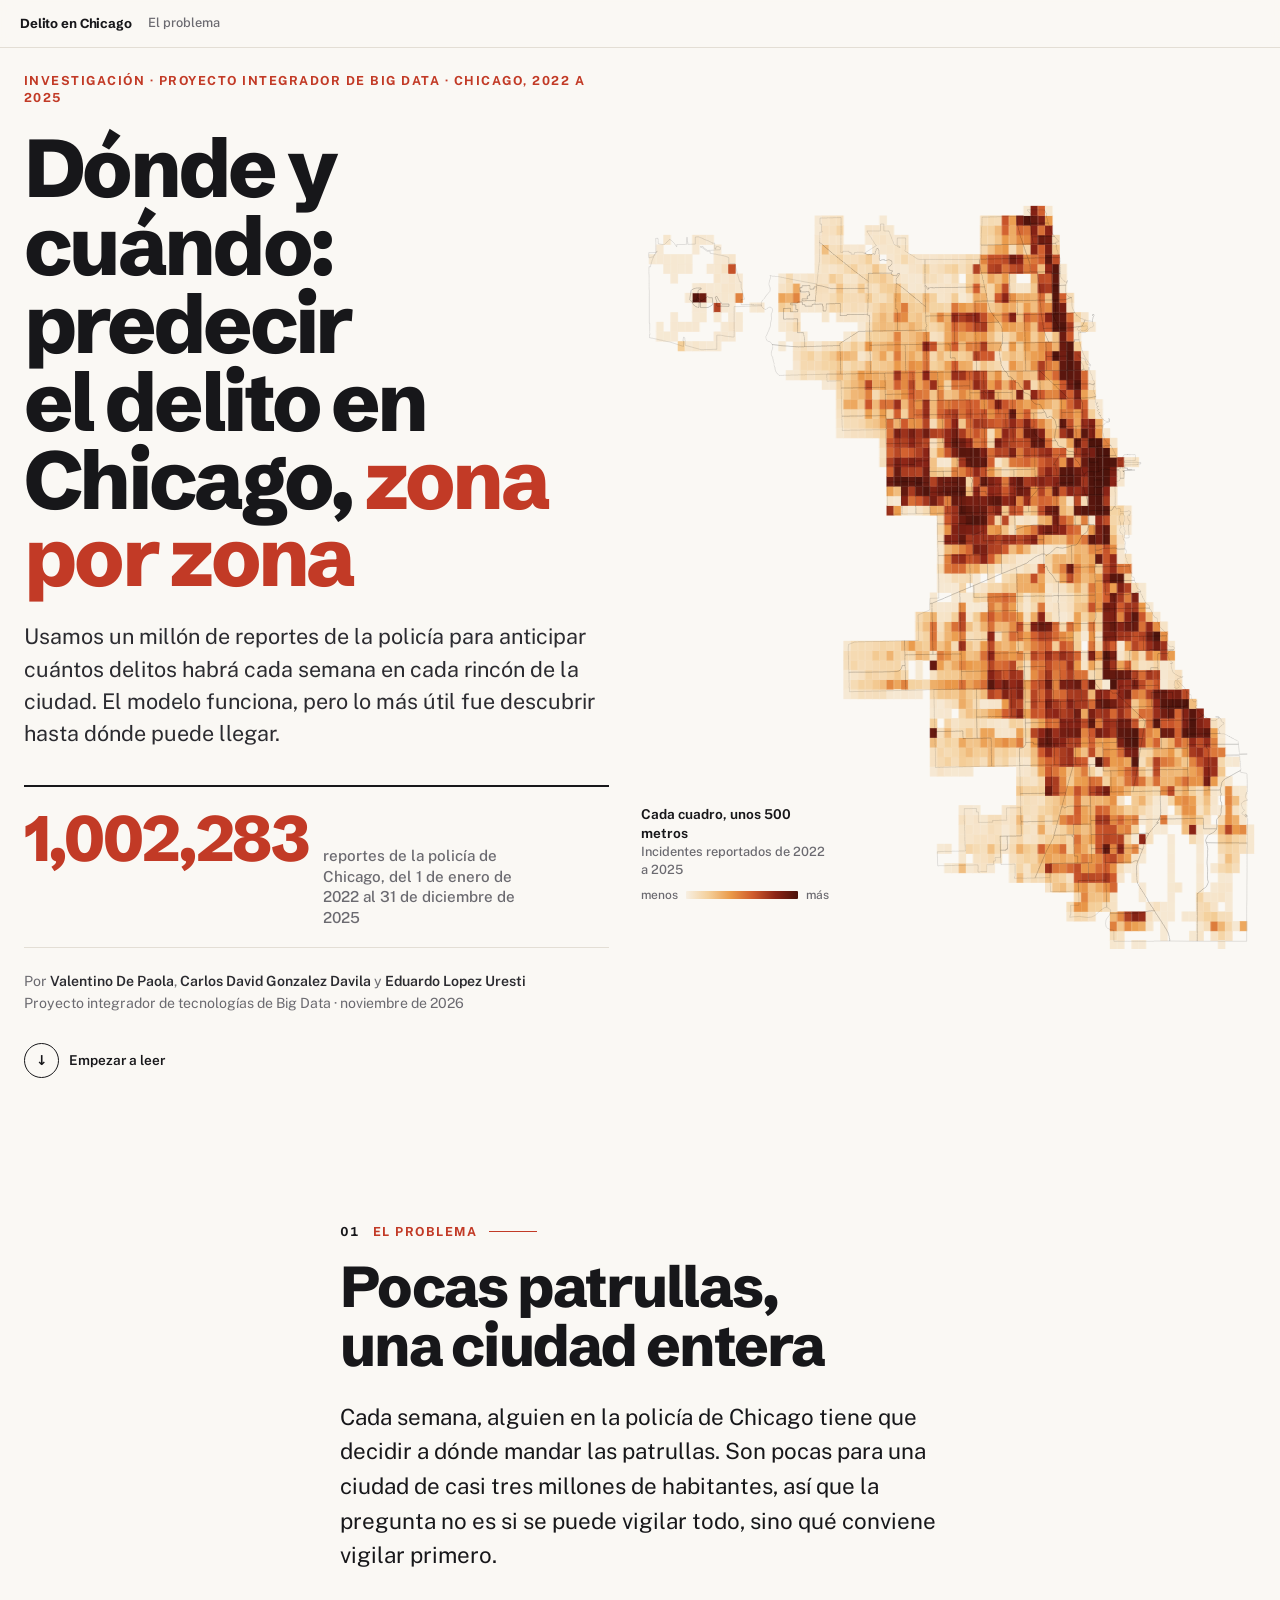
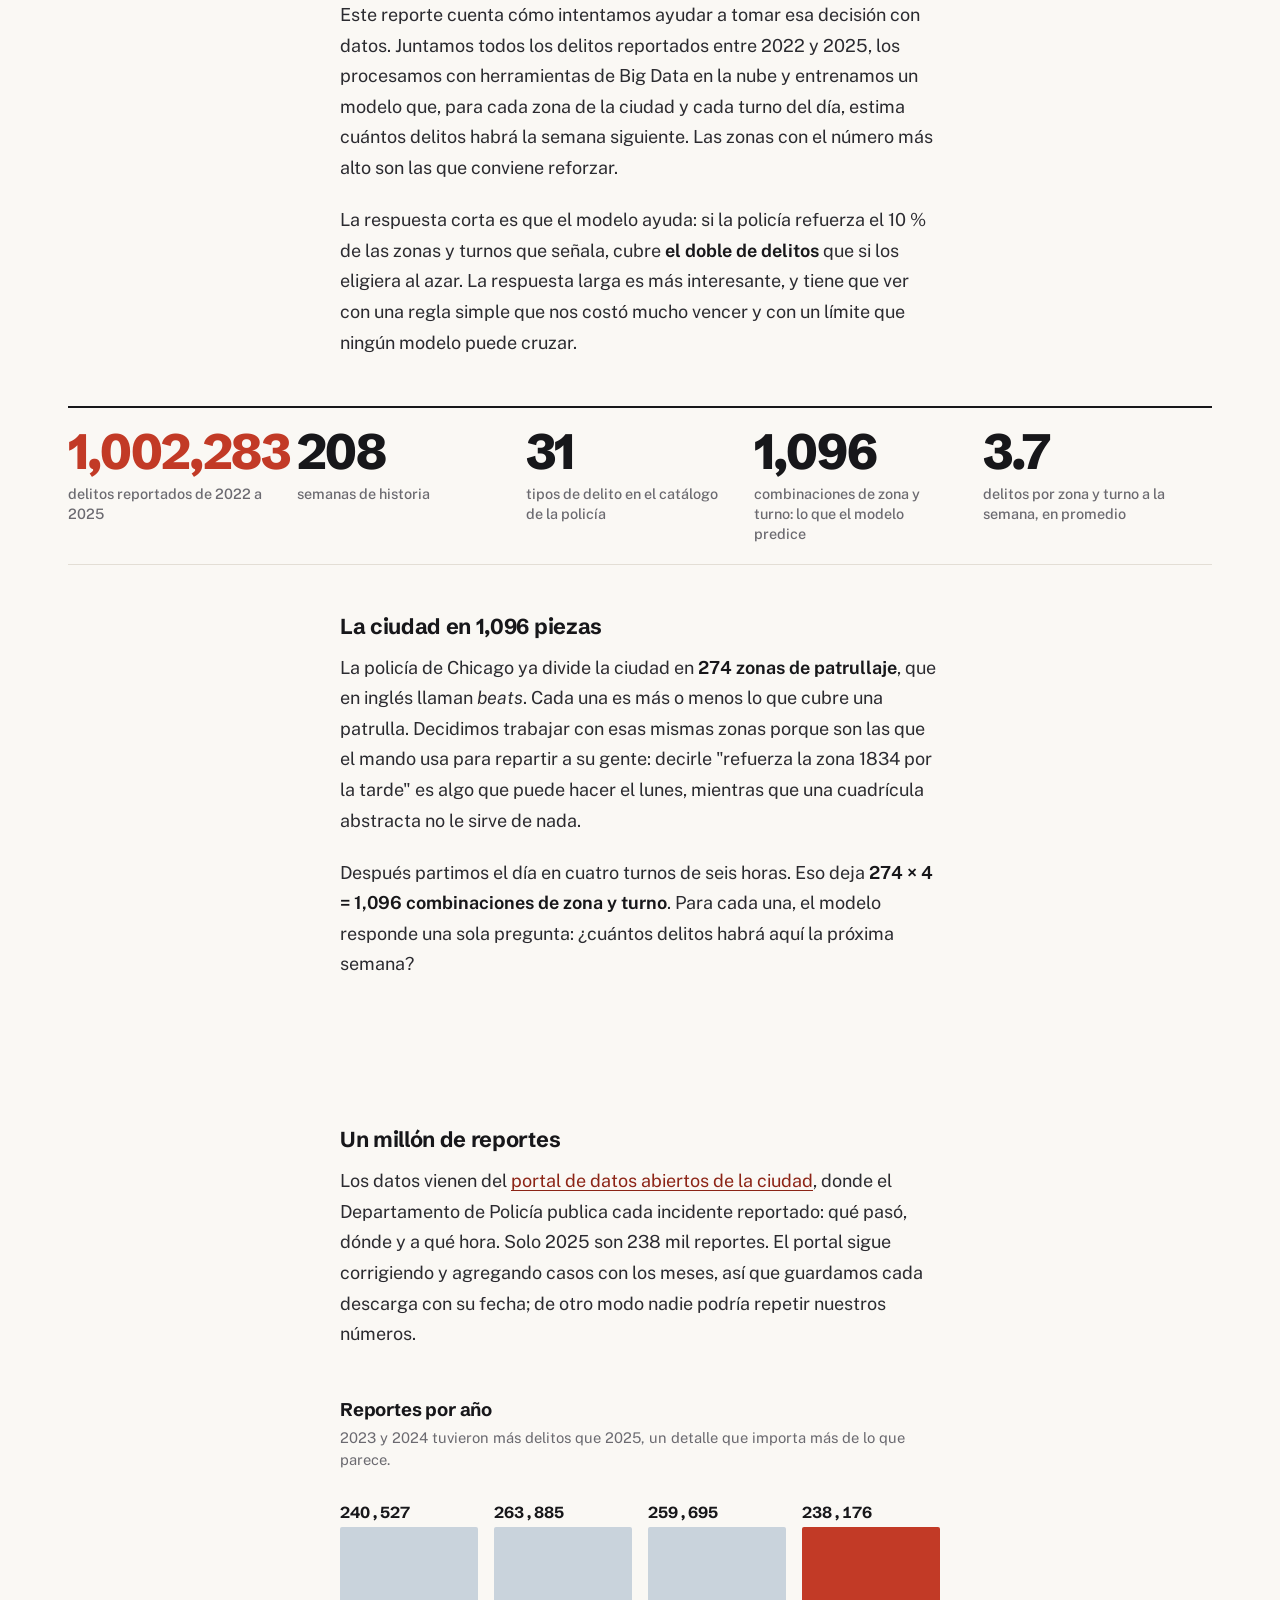
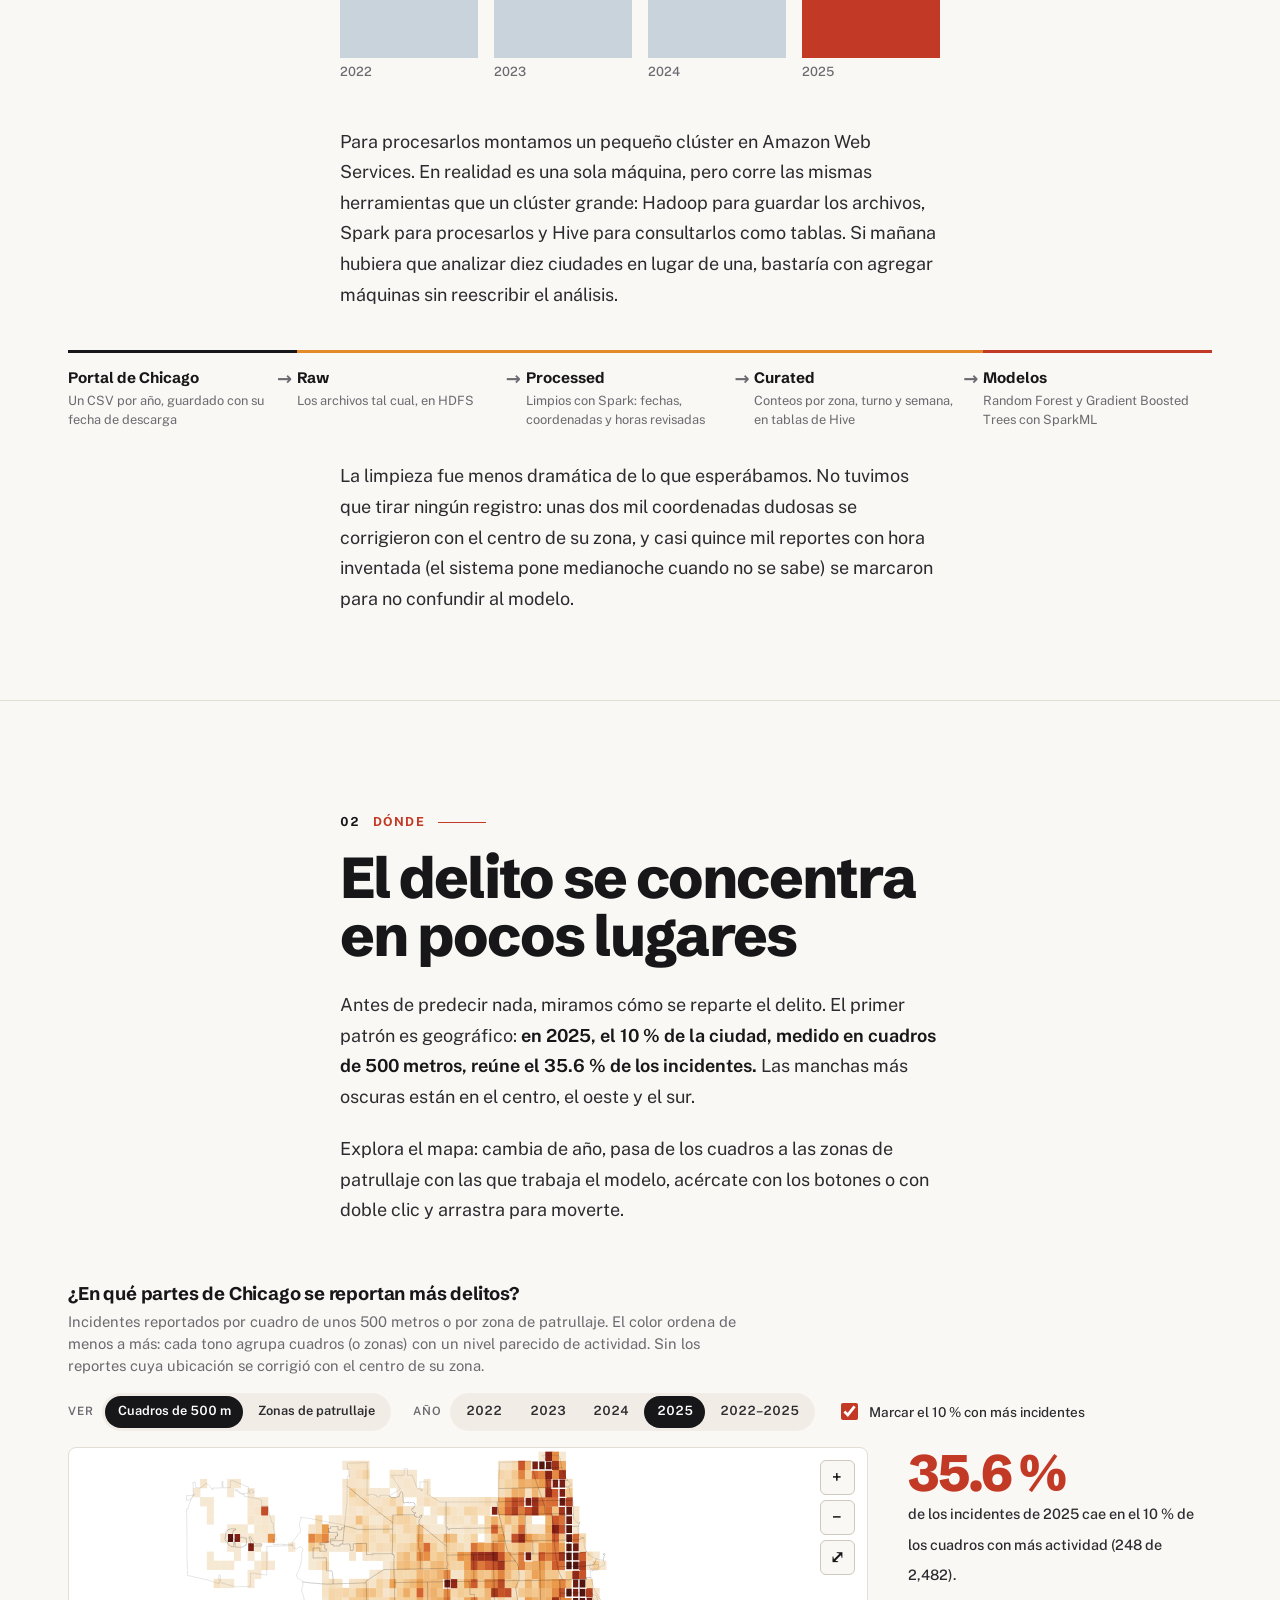
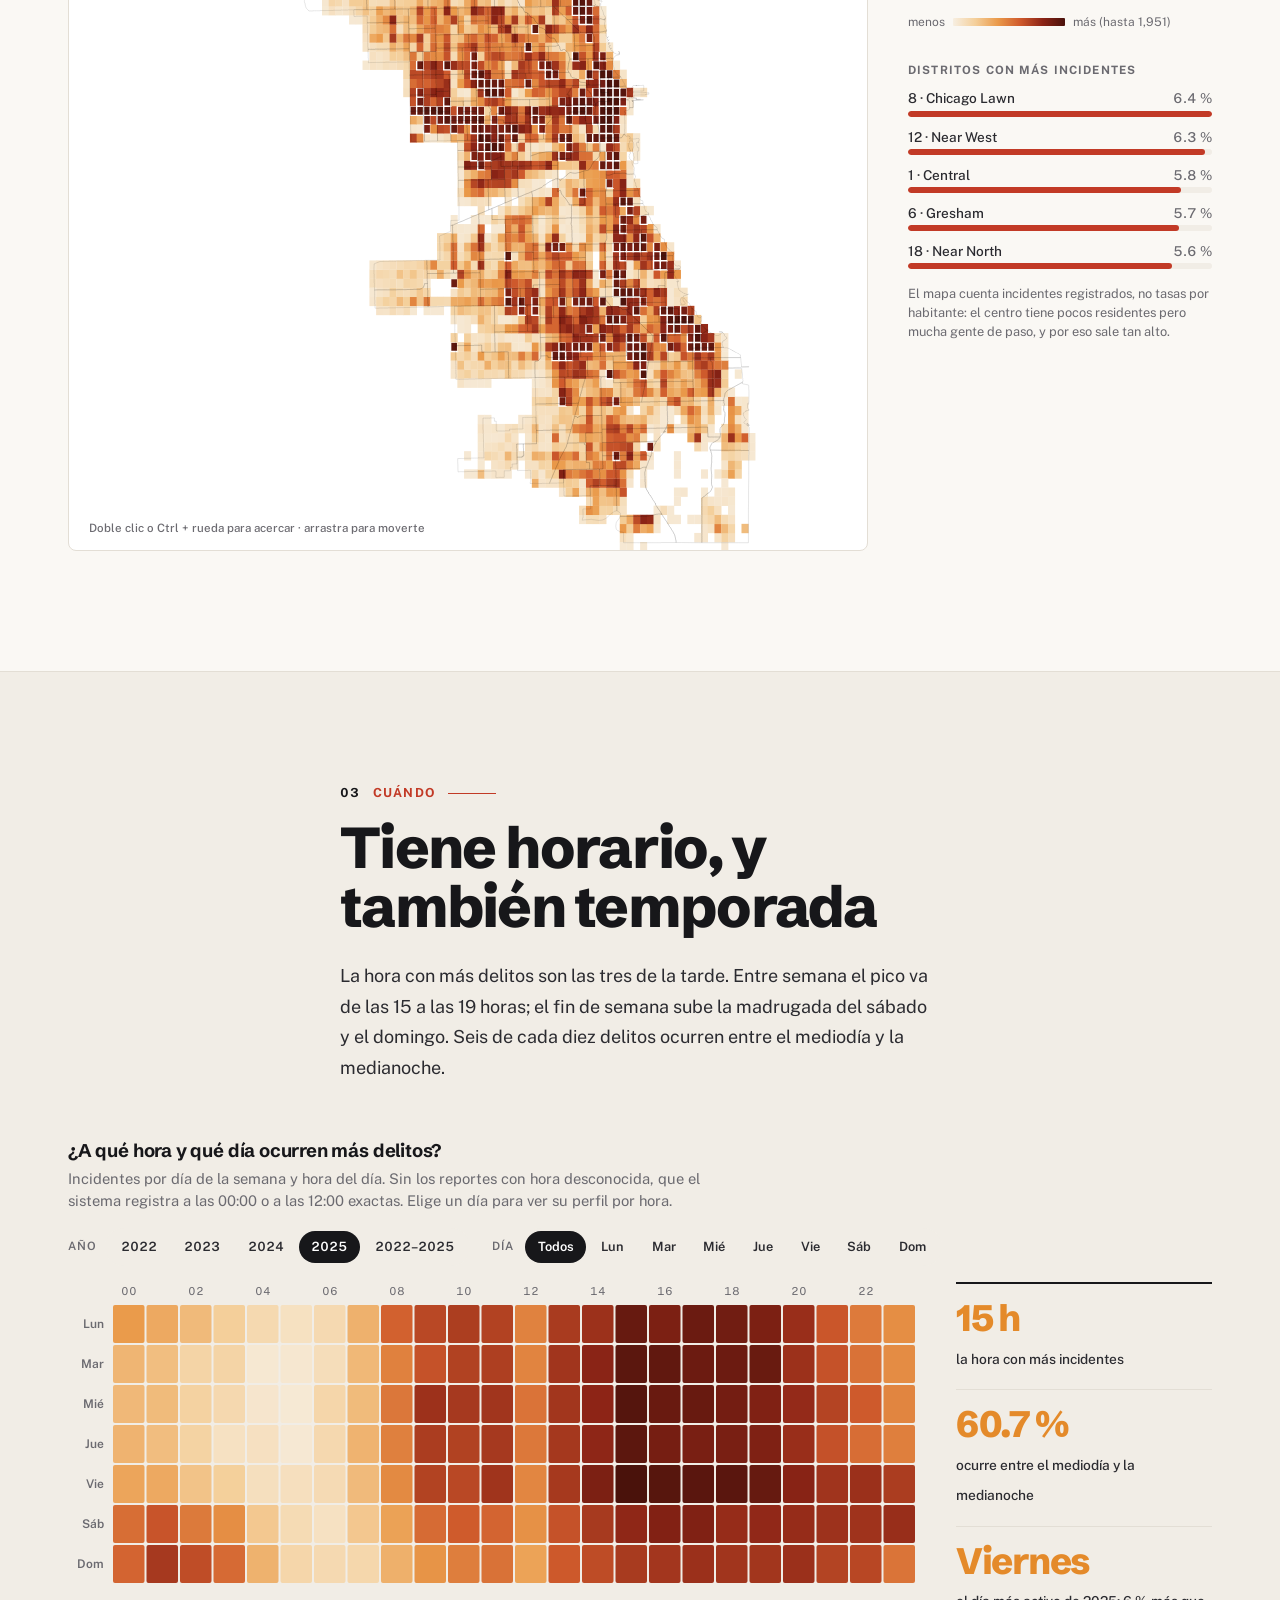
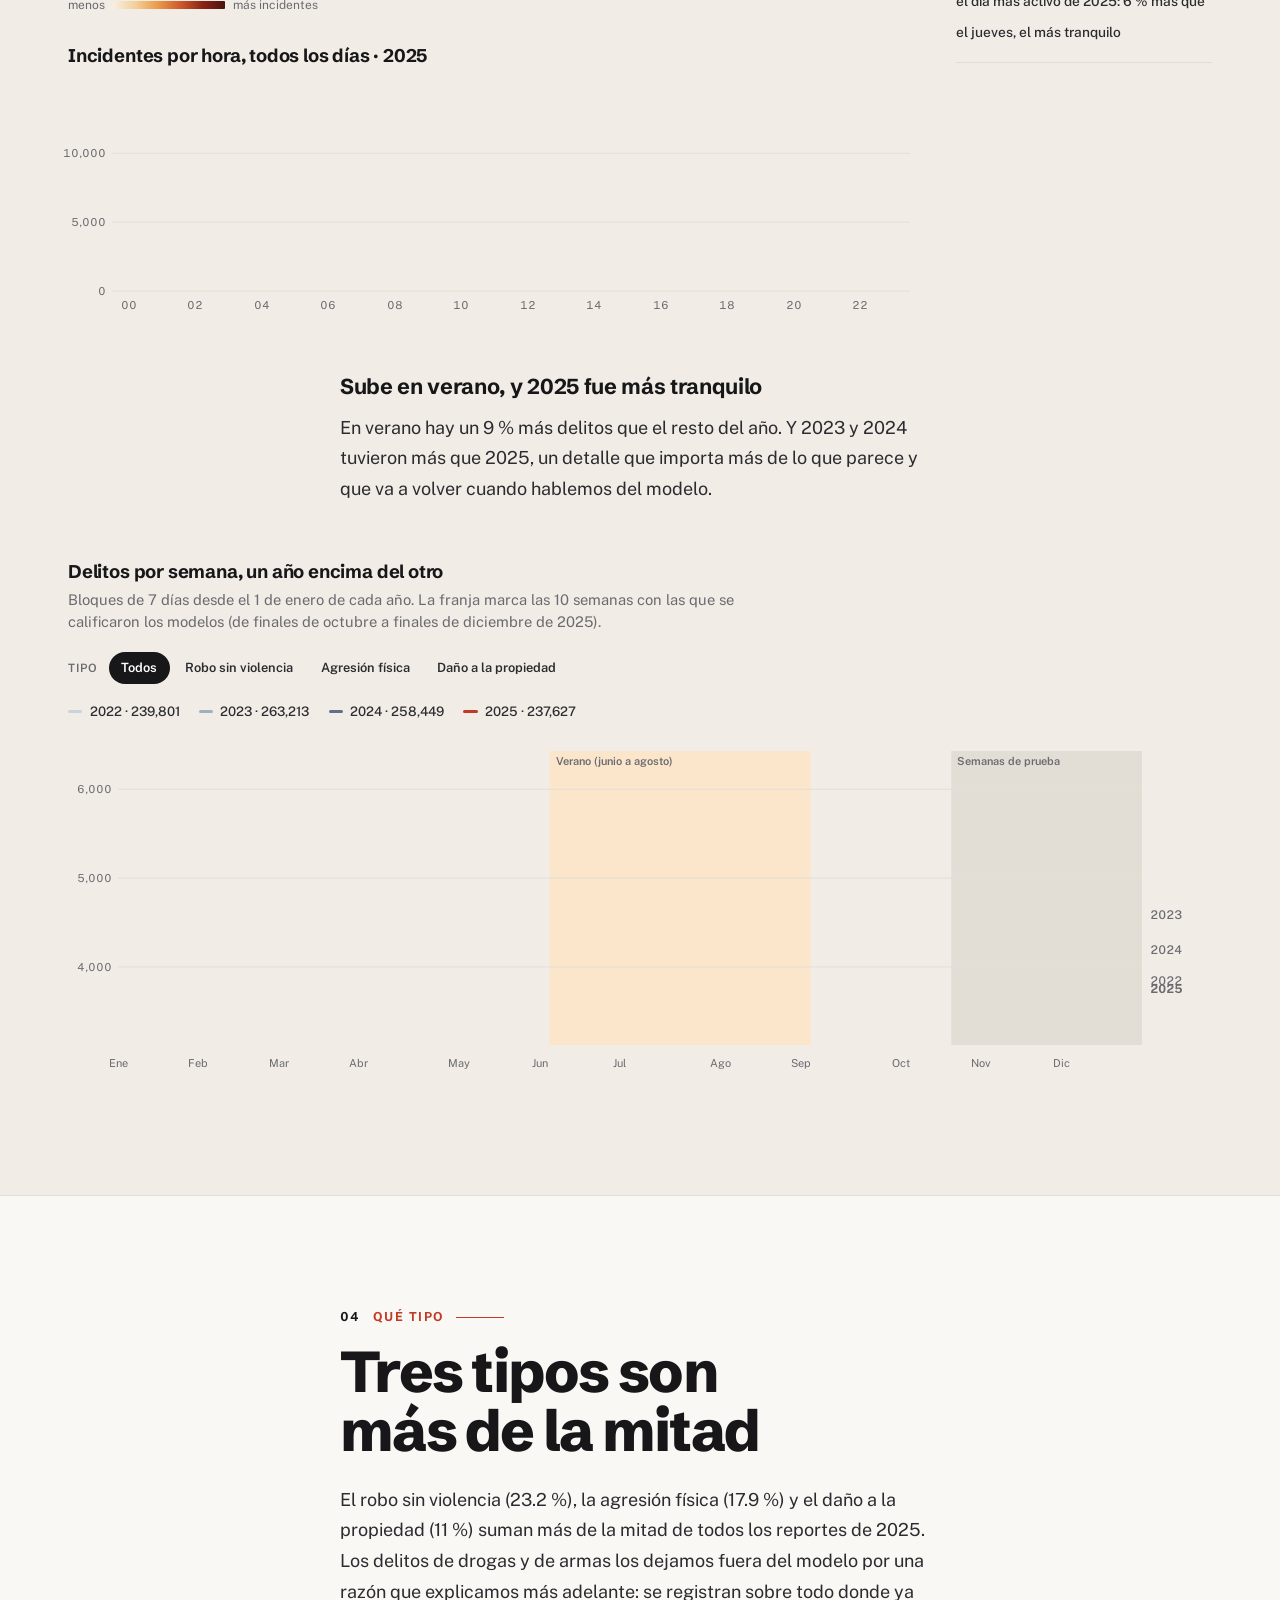
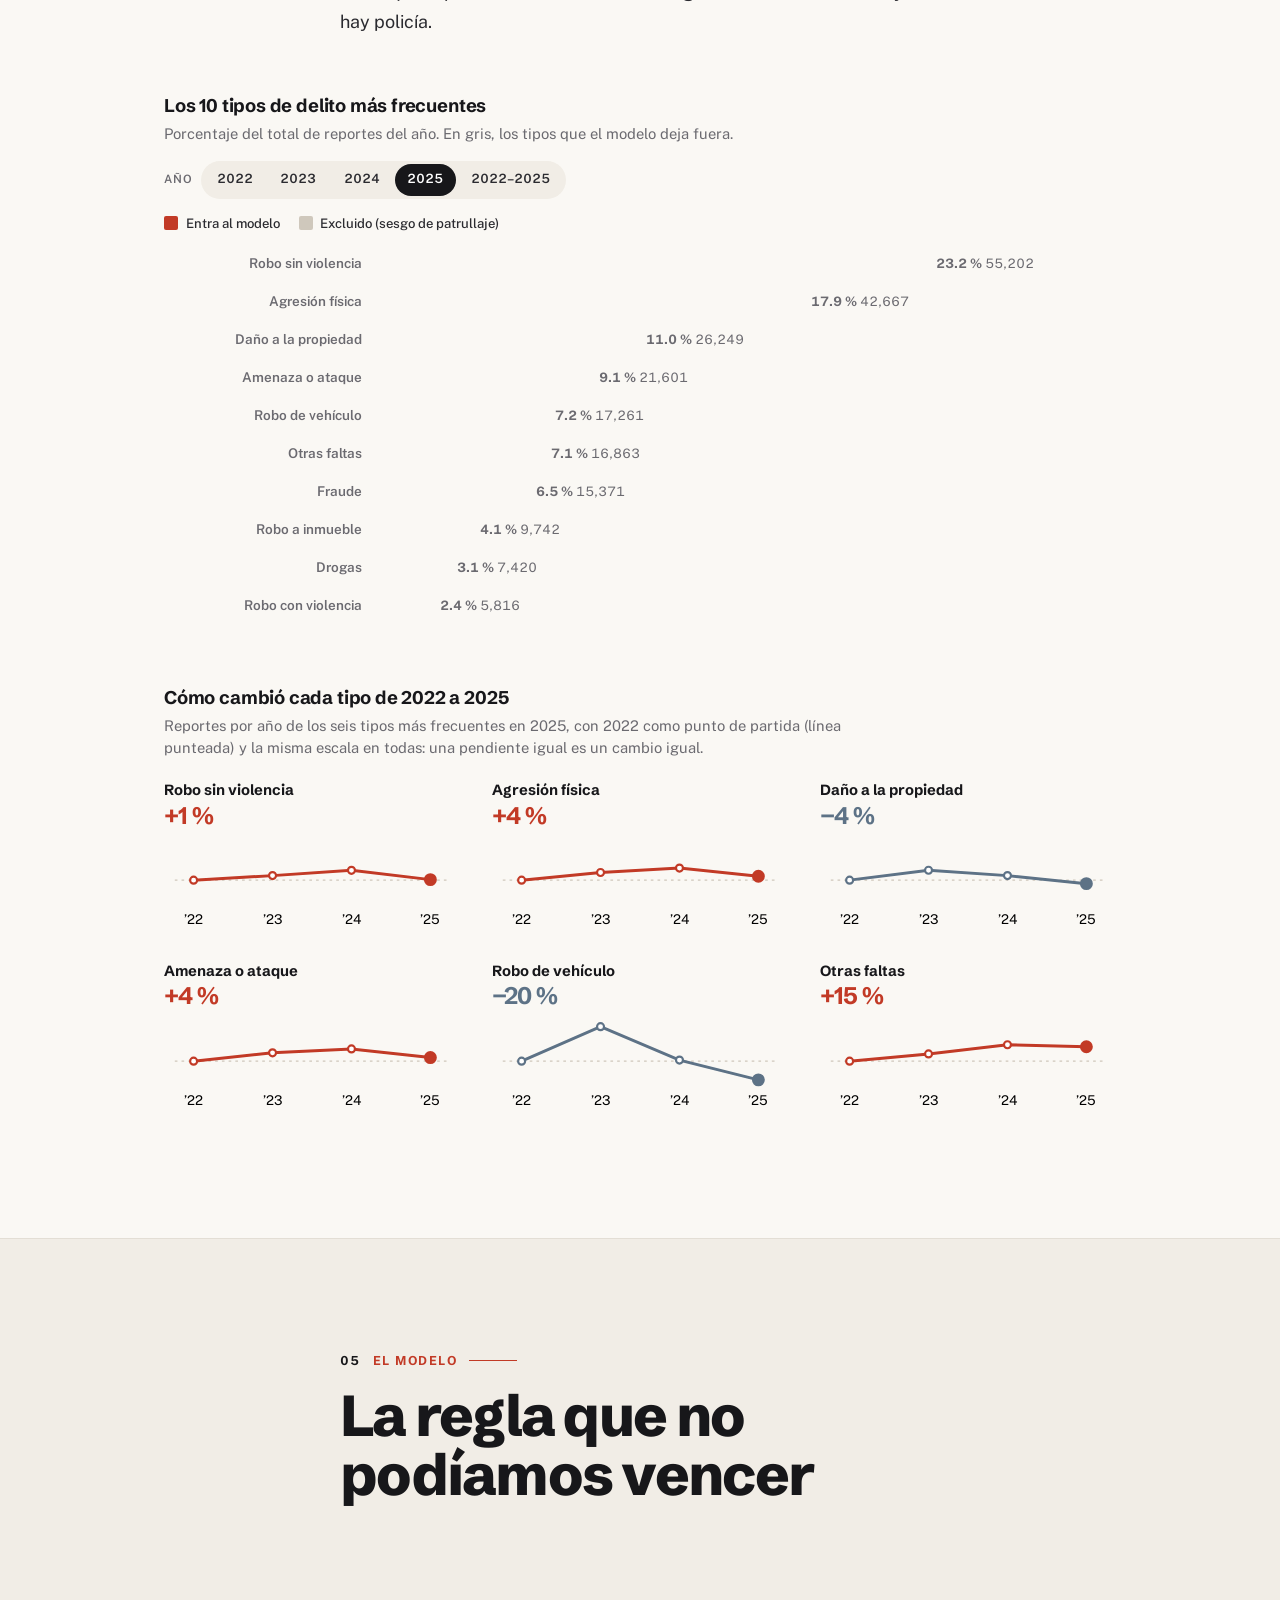
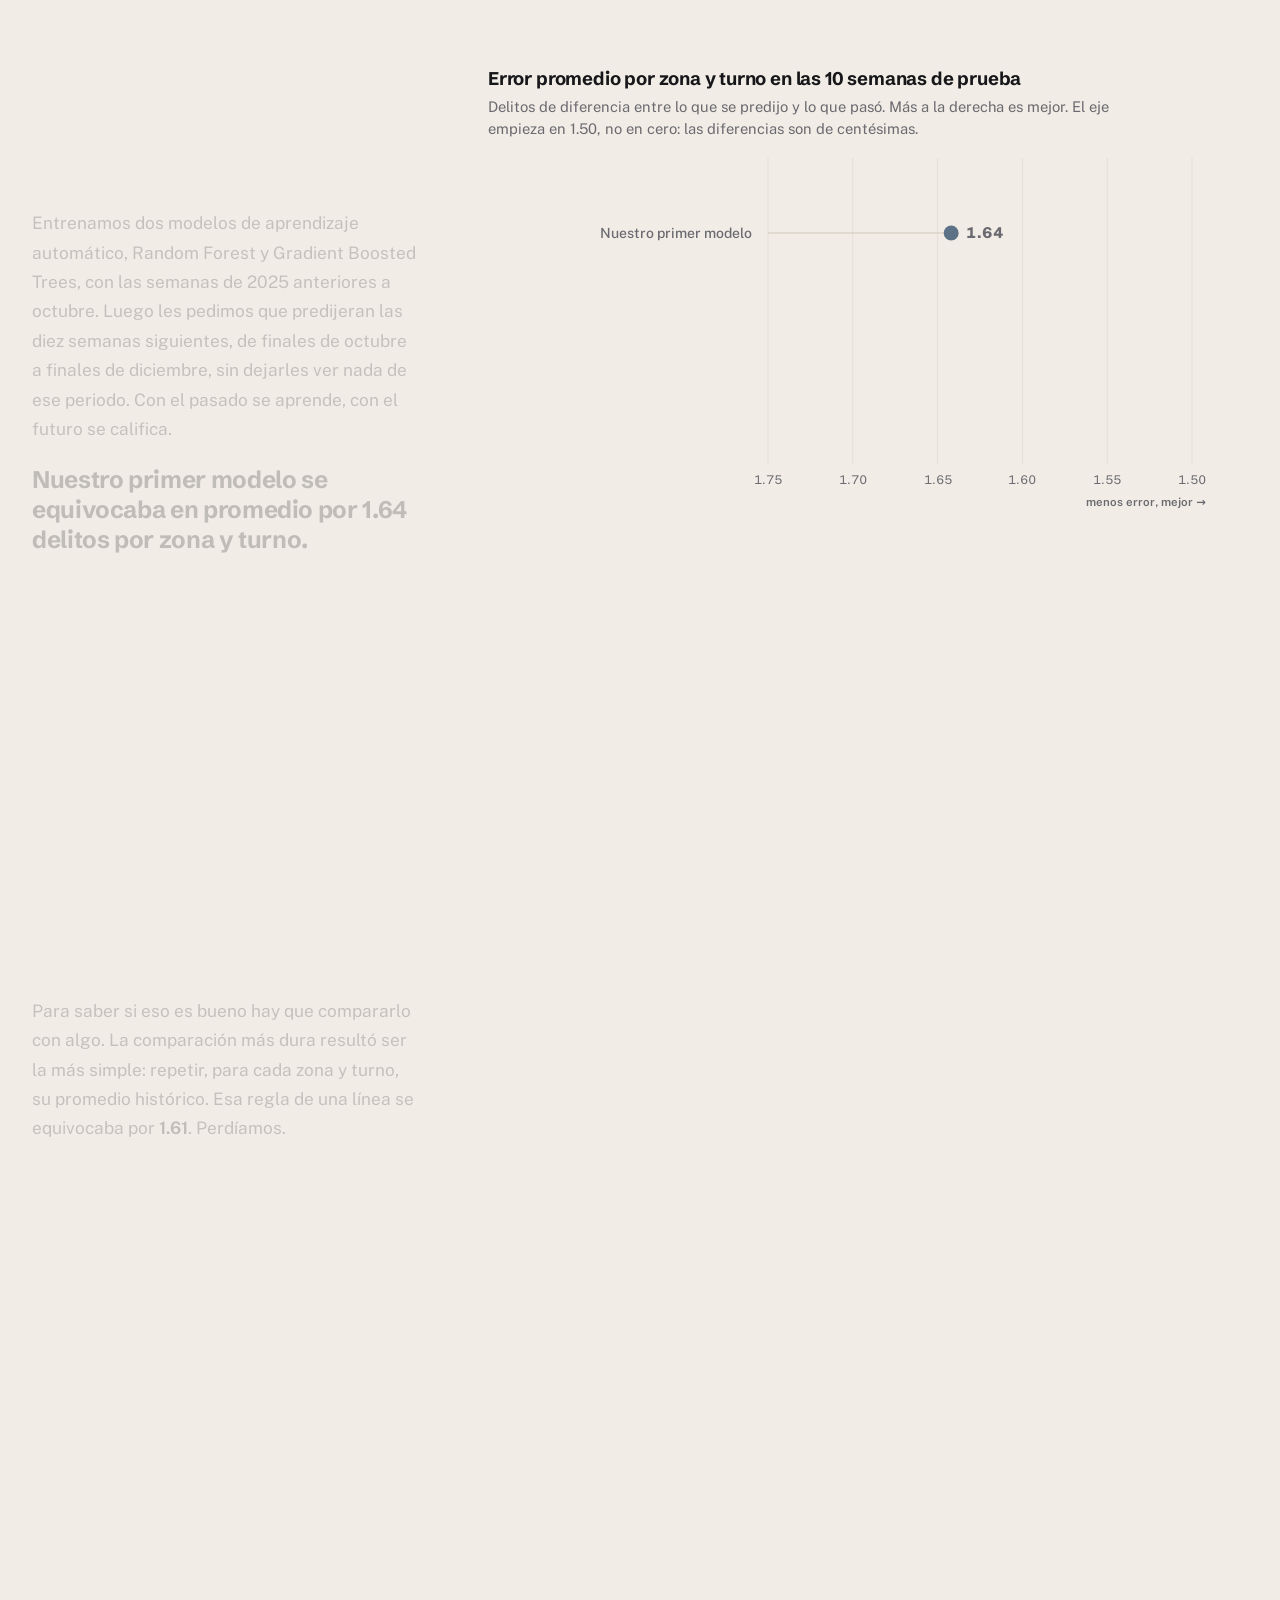
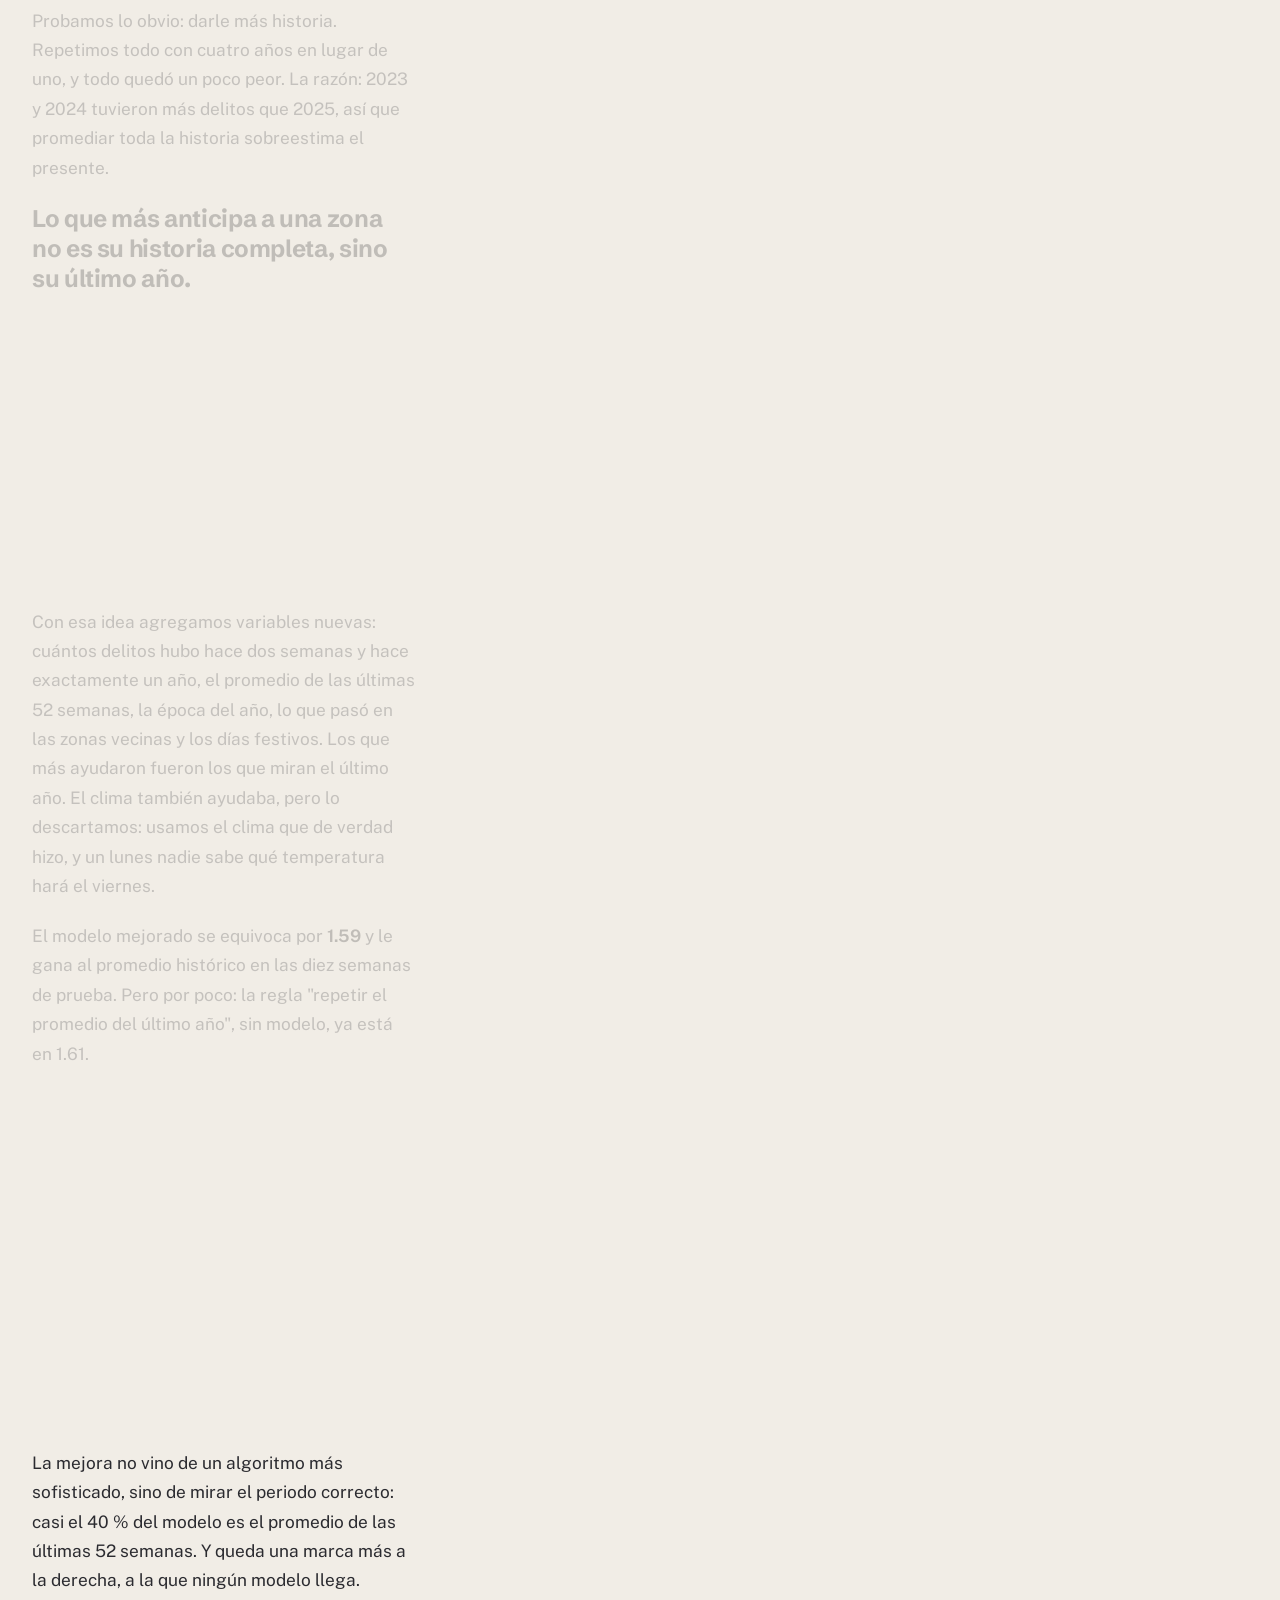
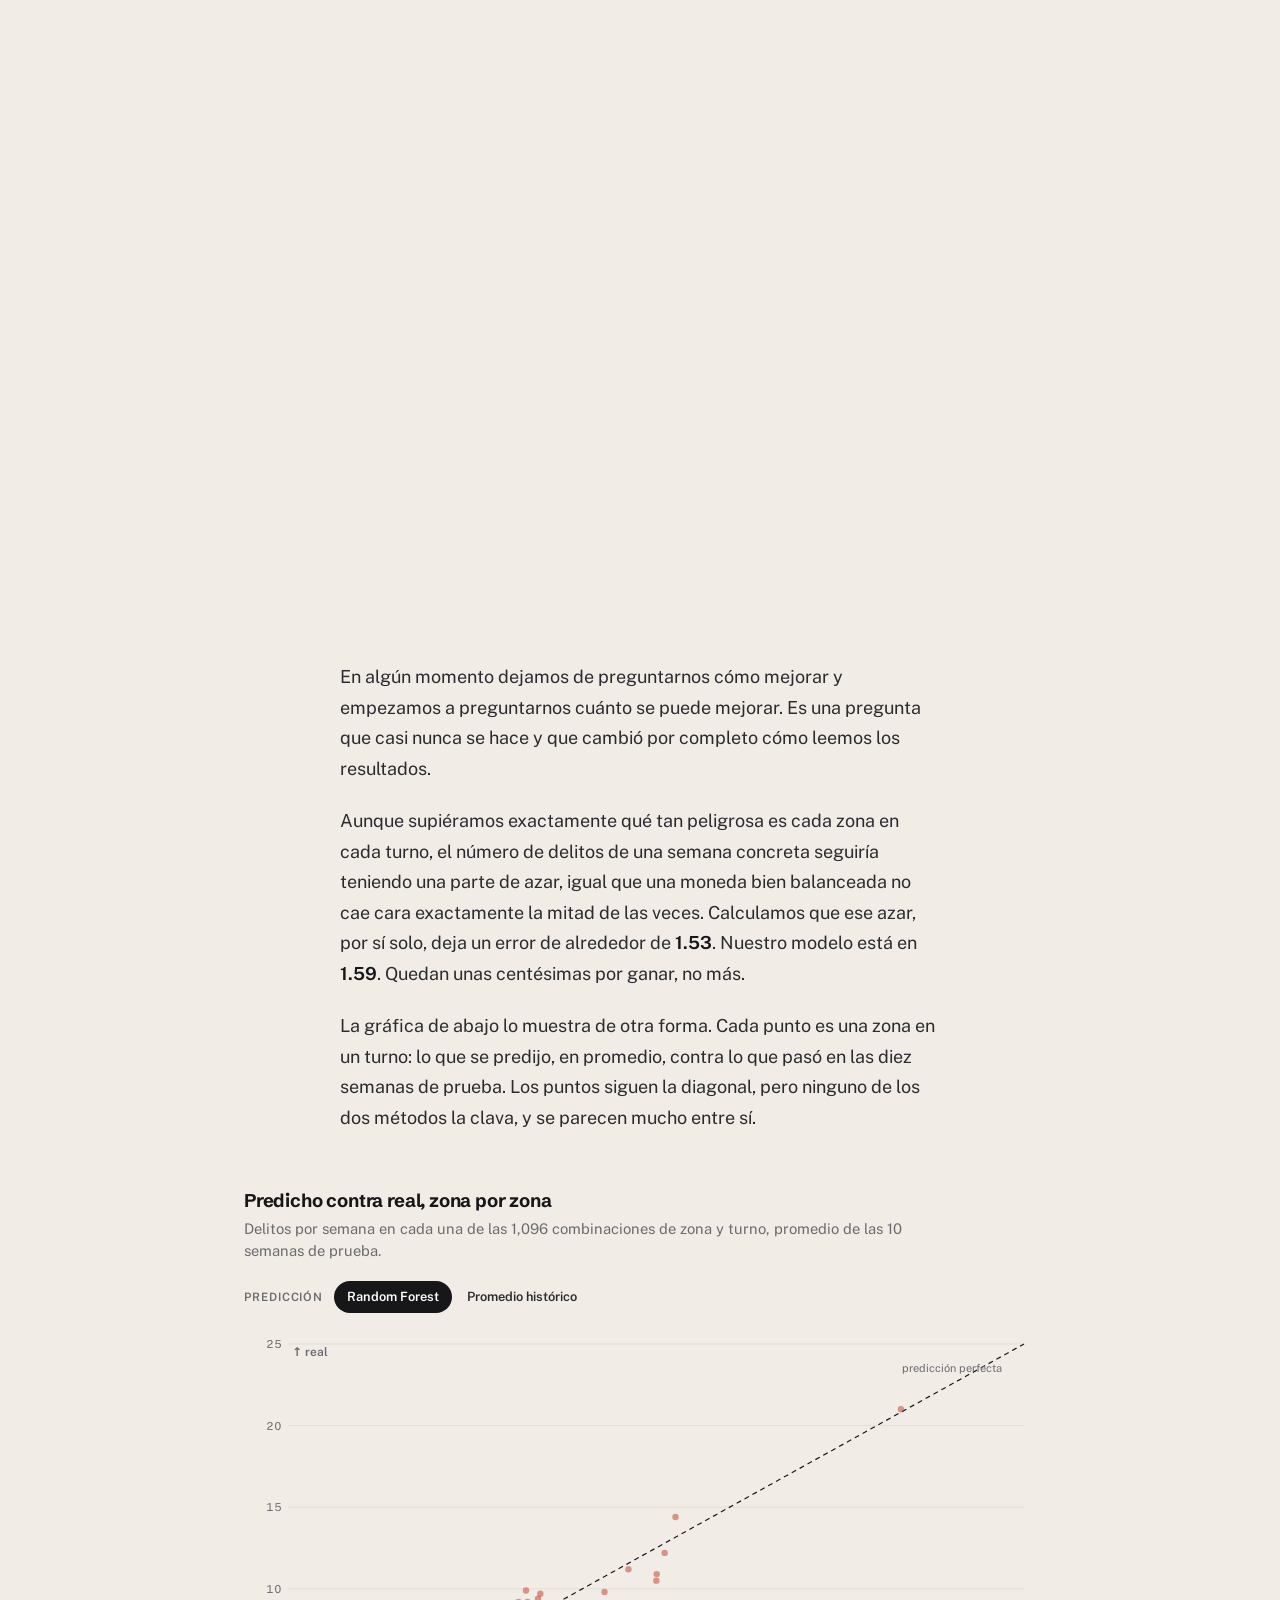
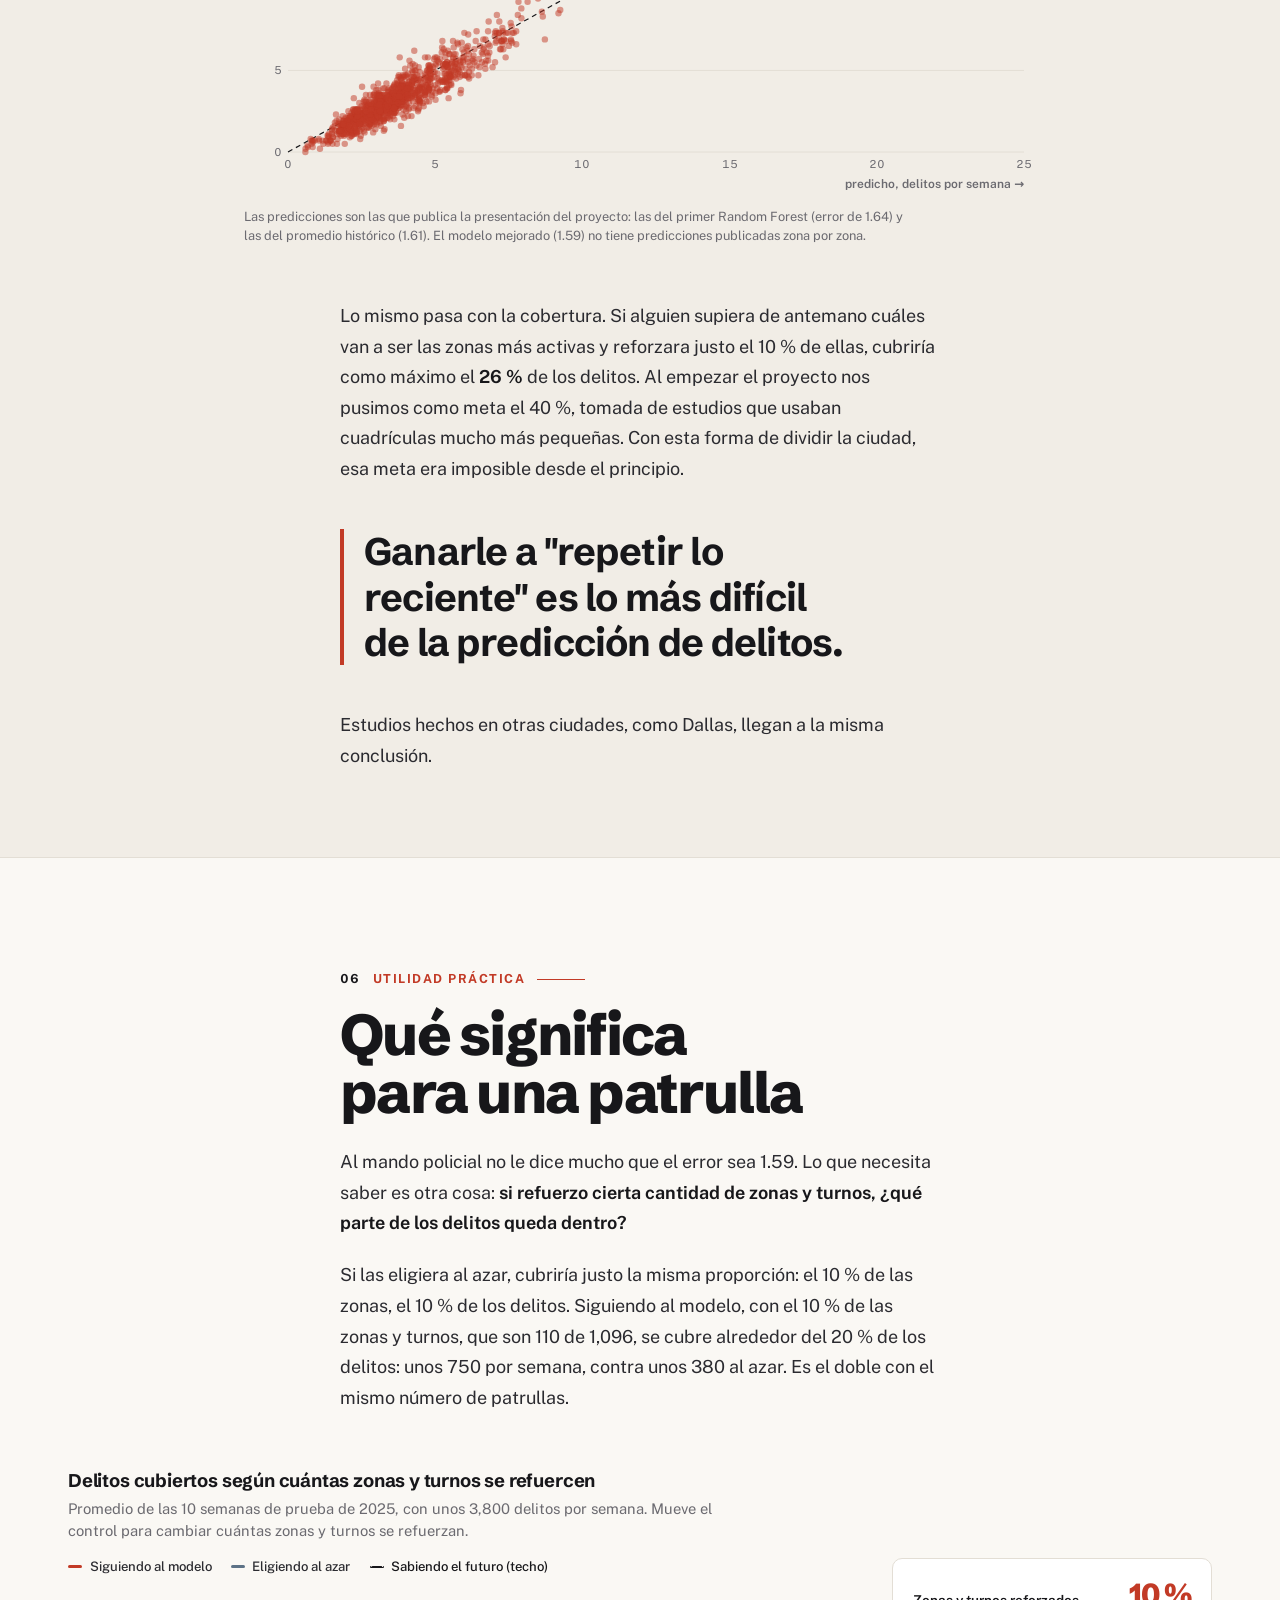
<file: docs/reporte/index.html>
<!doctype html>
<html lang="es">
<head>
<meta charset="utf-8">
<meta name="viewport" content="width=device-width, initial-scale=1">
<title>Dónde y cuándo: predecir el delito en Chicago, zona por zona</title>
<meta name="description" content="Reporte del proyecto integrador de Big Data: un millón de reportes de la policía de Chicago, un modelo que anticipa cuántos delitos habrá en cada zona y turno, y lo que eso significa para repartir patrullas.">
<meta name="theme-color" content="#faf8f4">
<link rel="preconnect" href="https://fonts.googleapis.com">
<link rel="preconnect" href="https://fonts.gstatic.com" crossorigin>
<link href="https://fonts.googleapis.com/css2?family=Public+Sans:ital,wght@0,400;0,500;0,600;0,700;1,400&family=Schibsted+Grotesk:wght@600;700;800;900&display=swap" rel="stylesheet">
<link rel="stylesheet" href="estilos.css">
</head>
<body>
<a class="saltar" href="#dimension">Saltar al artículo</a>

<div class="barra" id="barra" aria-hidden="true">
  <span class="marca">Delito en Chicago</span>
  <span class="capitulo" id="barra-capitulo"></span>
  <span class="progreso" id="barra-progreso"></span>
</div>

<!-- ================= PORTADA ================= -->
<header class="portada" id="inicio">
  <div>
    <p class="kicker">Investigación · Proyecto integrador de Big Data · Chicago, 2022 a 2025</p>
    <h1>Dónde y cuándo: predecir el delito en Chicago, <em>zona por zona</em></h1>
    <p class="bajada">Usamos un millón de reportes de la policía para anticipar cuántos delitos habrá cada semana en cada rincón de la ciudad. El modelo funciona, pero lo más útil fue descubrir hasta dónde puede llegar.</p>
    <div class="cifra-portada">
      <strong class="contador">1,002,283</strong>
      <span>reportes de la policía de Chicago, del 1 de enero de 2022 al 31 de diciembre de 2025</span>
    </div>
    <p class="firma">Por <b>Valentino De Paola</b>, <b>Carlos David Gonzalez Davila</b> y <b>Eduardo Lopez Uresti</b><br>Proyecto integrador de tecnologías de Big Data · noviembre de 2026</p>
    <a class="bajar" href="#dimension"><span aria-hidden="true">↓</span>Empezar a leer</a>
  </div>
  <figure class="mapa-portada">
    <div id="mapa-portada" role="img" aria-label="Mapa de Chicago hecho con cuadros de unos 500 metros: entre más oscuro, más incidentes se reportaron de 2022 a 2025. Las manchas más oscuras están en el centro, el oeste y el sur."></div>
    <figcaption><b>Cada cuadro, unos 500 metros</b>Incidentes reportados de 2022 a 2025<span class="leyenda-calor"><span>menos</span><i></i><span>más</span></span></figcaption>
  </figure>
</header>

<main>
<!-- ================= 01 · DIMENSIÓN ================= -->
<section class="capitulo-sec" id="dimension" data-capitulo="El problema">
  <div class="col">
    <p class="antetitulo revela" data-n="01">El problema</p>
    <h2 class="revela">Pocas patrullas, una ciudad entera</h2>
    <p class="entrada revela">Cada semana, alguien en la policía de Chicago tiene que decidir a dónde mandar las patrullas. Son pocas para una ciudad de casi tres millones de habitantes, así que la pregunta no es si se puede vigilar todo, sino qué conviene vigilar primero.</p>
    <p class="revela">Este reporte cuenta cómo intentamos ayudar a tomar esa decisión con datos. Juntamos todos los delitos reportados entre 2022 y 2025, los procesamos con herramientas de Big Data en la nube y entrenamos un modelo que, para cada zona de la ciudad y cada turno del día, estima cuántos delitos habrá la semana siguiente. Las zonas con el número más alto son las que conviene reforzar.</p>
    <p class="revela">La respuesta corta es que el modelo ayuda: si la policía refuerza el 10&nbsp;% de las zonas y turnos que señala, cubre <b>el doble de delitos</b> que si los eligiera al azar. La respuesta larga es más interesante, y tiene que ver con una regla simple que nos costó mucho vencer y con un límite que ningún modelo puede cruzar.</p>
  </div>

  <div class="ancho">
    <div class="cifras revela" role="list">
      <div role="listitem"><strong class="contador rojo">1,002,283</strong><span>delitos reportados de 2022 a 2025</span></div>
      <div role="listitem"><strong class="contador">208</strong><span>semanas de historia</span></div>
      <div role="listitem"><strong class="contador">31</strong><span>tipos de delito en el catálogo de la policía</span></div>
      <div role="listitem"><strong class="contador">1,096</strong><span>combinaciones de zona y turno: lo que el modelo predice</span></div>
      <div role="listitem"><strong class="contador">3.7</strong><span>delitos por zona y turno a la semana, en promedio</span></div>
    </div>
  </div>

  <div class="col">
    <h3 class="revela">La ciudad en 1,096 piezas</h3>
    <p class="revela">La policía de Chicago ya divide la ciudad en <b>274 zonas de patrullaje</b>, que en inglés llaman <i>beats</i>. Cada una es más o menos lo que cubre una patrulla. Decidimos trabajar con esas mismas zonas porque son las que el mando usa para repartir a su gente: decirle "refuerza la zona 1834 por la tarde" es algo que puede hacer el lunes, mientras que una cuadrícula abstracta no le sirve de nada.</p>
    <p class="revela">Después partimos el día en cuatro turnos de seis horas. Eso deja <b>274 × 4 = 1,096 combinaciones de zona y turno</b>. Para cada una, el modelo responde una sola pregunta: ¿cuántos delitos habrá aquí la próxima semana?</p>
    <div class="turnos revela" aria-label="Los cuatro turnos del día">
      <div class="t0"><b>Madrugada</b><span>00 a 06 h</span></div>
      <div class="t1"><b>Mañana</b><span>06 a 12 h</span></div>
      <div class="t2"><b>Tarde</b><span>12 a 18 h</span></div>
      <div class="t3"><b>Noche</b><span>18 a 24 h</span></div>
    </div>

    <h3 class="revela">Un millón de reportes</h3>
    <p class="revela">Los datos vienen del <a href="https://data.cityofchicago.org/">portal de datos abiertos de la ciudad</a>, donde el Departamento de Policía publica cada incidente reportado: qué pasó, dónde y a qué hora. Solo 2025 son 238 mil reportes. El portal sigue corrigiendo y agregando casos con los meses, así que guardamos cada descarga con su fecha; de otro modo nadie podría repetir nuestros números.</p>
    <figure class="figura revela" aria-labelledby="t-anios">
      <p class="fig-titulo" id="t-anios">Reportes por año</p>
      <p class="fig-sub">2023 y 2024 tuvieron más delitos que 2025, un detalle que importa más de lo que parece.</p>
      <div class="anios en-espera" id="grafica-anios"></div>
    </figure>
    <p class="revela">Para procesarlos montamos un pequeño clúster en Amazon Web Services. En realidad es una sola máquina, pero corre las mismas herramientas que un clúster grande: Hadoop para guardar los archivos, Spark para procesarlos y Hive para consultarlos como tablas. Si mañana hubiera que analizar diez ciudades en lugar de una, bastaría con agregar máquinas sin reescribir el análisis.</p>
  </div>
  <div class="ancho">
    <div class="pipeline revela" aria-label="Recorrido de los datos">
      <div><b>Portal de Chicago</b><span>Un CSV por año, guardado con su fecha de descarga</span></div>
      <div class="capa"><b>Raw</b><span>Los archivos tal cual, en HDFS</span></div>
      <div class="capa"><b>Processed</b><span>Limpios con Spark: fechas, coordenadas y horas revisadas</span></div>
      <div class="capa"><b>Curated</b><span>Conteos por zona, turno y semana, en tablas de Hive</span></div>
      <div class="final"><b>Modelos</b><span>Random Forest y Gradient Boosted Trees con SparkML</span></div>
    </div>
  </div>
  <div class="col">
    <p class="revela">La limpieza fue menos dramática de lo que esperábamos. No tuvimos que tirar ningún registro: unas dos mil coordenadas dudosas se corrigieron con el centro de su zona, y casi quince mil reportes con hora inventada (el sistema pone medianoche cuando no se sabe) se marcaron para no confundir al modelo.</p>
  </div>
</section>

<!-- ================= 02 · DÓNDE ================= -->
<section class="capitulo-sec" id="donde" data-capitulo="Dónde">
  <div class="col">
    <p class="antetitulo revela" data-n="02">Dónde</p>
    <h2 class="revela">El delito se concentra en pocos lugares</h2>
    <p class="revela">Antes de predecir nada, miramos cómo se reparte el delito. El primer patrón es geográfico: <b>en 2025, el 10&nbsp;% de la ciudad, medido en cuadros de 500 metros, reúne el 35.6&nbsp;% de los incidentes.</b> Las manchas más oscuras están en el centro, el oeste y el sur.</p>
    <p class="revela">Explora el mapa: cambia de año, pasa de los cuadros a las zonas de patrullaje con las que trabaja el modelo, acércate con los botones o con doble clic y arrastra para moverte.</p>
  </div>
  <div class="figura-ancha revela">
    <p class="fig-titulo">¿En qué partes de Chicago se reportan más delitos?</p>
    <p class="fig-sub">Incidentes reportados por cuadro de unos 500 metros o por zona de patrullaje. El color ordena de menos a más: cada tono agrupa cuadros (o zonas) con un nivel parecido de actividad. Sin los reportes cuya ubicación se corrigió con el centro de su zona.</p>
    <div class="controles">
      <div class="grupo-control"><span class="etq">Ver</span><div id="mapa-vista"></div></div>
      <div class="grupo-control"><span class="etq">Año</span><div id="mapa-anio"></div></div>
      <label class="casilla"><input type="checkbox" id="mapa-top" checked> Marcar el 10&nbsp;% con más incidentes</label>
    </div>
    <div class="explorador">
      <div class="lienzo-mapa">
        <svg id="mapa-explorar" role="img" aria-label="Mapa interactivo de incidentes en Chicago." preserveAspectRatio="xMidYMid meet"></svg>
        <div class="zoom">
          <button class="boton-icono" type="button" id="zoom-mas" aria-label="Acercar">+</button>
          <button class="boton-icono" type="button" id="zoom-menos" aria-label="Alejar">−</button>
          <button class="boton-icono" type="button" id="zoom-reset" aria-label="Ver toda la ciudad">⤢</button>
        </div>
        <span class="pista" id="mapa-pista">Doble clic o Ctrl + rueda para acercar · arrastra para moverte</span>
      </div>
      <aside class="panel-mapa" aria-live="polite">
        <div class="dato-grande"><strong id="mapa-dato">35.6&nbsp;%</strong><span id="mapa-dato-texto">de los incidentes de 2025 cae en el 10&nbsp;% de los cuadros con más actividad.</span></div>
        <div class="leyenda-calor" style="margin-top:1.4rem"><span>menos</span><i></i><span id="mapa-leyenda-max">más</span></div>
        <h4>Distritos con más incidentes</h4>
        <ol class="lista-barras" id="mapa-distritos"></ol>
        <p class="fig-nota">El mapa cuenta incidentes registrados, no tasas por habitante: el centro tiene pocos residentes pero mucha gente de paso, y por eso sale tan alto.</p>
      </aside>
    </div>
  </div>
</section>

<!-- ================= 03 · CUÁNDO ================= -->
<section class="capitulo-sec calido" id="cuando" data-capitulo="Cuándo">
  <div class="col">
    <p class="antetitulo revela" data-n="03">Cuándo</p>
    <h2 class="revela">Tiene horario, y también temporada</h2>
    <p class="revela">La hora con más delitos son las tres de la tarde. Entre semana el pico va de las 15 a las 19 horas; el fin de semana sube la madrugada del sábado y el domingo. Seis de cada diez delitos ocurren entre el mediodía y la medianoche.</p>
  </div>
  <div class="figura-ancha revela">
    <p class="fig-titulo">¿A qué hora y qué día ocurren más delitos?</p>
    <p class="fig-sub">Incidentes por día de la semana y hora del día. Sin los reportes con hora desconocida, que el sistema registra a las 00:00 o a las 12:00 exactas. Elige un día para ver su perfil por hora.</p>
    <div class="controles">
      <div class="grupo-control"><span class="etq">Año</span><div id="hm-anio"></div></div>
      <div class="grupo-control"><span class="etq">Día</span><div id="hm-dia"></div></div>
    </div>
    <div class="patrones">
      <div>
        <div class="grafica desliza" id="grafica-heatmap"></div>
        <div class="leyenda-calor" style="margin:.4rem 0 1.8rem"><span>menos</span><i></i><span>más incidentes</span></div>
        <p class="fig-titulo" id="horas-titulo">Incidentes por hora, todos los días</p>
        <div class="leyenda" id="horas-leyenda"></div>
        <div class="grafica" id="grafica-horas"></div>
      </div>
      <div class="hallazgos" aria-live="polite">
        <div><strong id="h-pico">15 h</strong><span id="h-pico-t">la hora con más incidentes</span></div>
        <div><strong id="h-tarde">60.7&nbsp;%</strong><span>ocurre entre el mediodía y la medianoche</span></div>
        <div><strong id="h-dia">Viernes</strong><span id="h-dia-t">el día más activo</span></div>
      </div>
    </div>
  </div>

  <div class="col">
    <h3 class="revela">Sube en verano, y 2025 fue más tranquilo</h3>
    <p class="revela">En verano hay un 9&nbsp;% más delitos que el resto del año. Y 2023 y 2024 tuvieron más que 2025, un detalle que importa más de lo que parece y que va a volver cuando hablemos del modelo.</p>
  </div>
  <div class="figura-ancha revela">
    <p class="fig-titulo">Delitos por semana, un año encima del otro</p>
    <p class="fig-sub">Bloques de 7 días desde el 1 de enero de cada año. La franja marca las 10 semanas con las que se calificaron los modelos (de finales de octubre a finales de diciembre de 2025).</p>
    <div class="controles"><div class="grupo-control"><span class="etq">Tipo</span><div id="serie-tipo"></div></div></div>
    <div class="leyenda" id="serie-leyenda"></div>
    <div class="grafica" id="grafica-serie"></div>
  </div>
</section>

<!-- ================= 04 · QUÉ ================= -->
<section class="capitulo-sec" id="que" data-capitulo="Qué tipo">
  <div class="col">
    <p class="antetitulo revela" data-n="04">Qué tipo</p>
    <h2 class="revela">Tres tipos son más de la mitad</h2>
    <p class="revela">El robo sin violencia (23.2&nbsp;%), la agresión física (17.9&nbsp;%) y el daño a la propiedad (11&nbsp;%) suman más de la mitad de todos los reportes de 2025. Los delitos de drogas y de armas los dejamos fuera del modelo por una razón que explicamos más adelante: se registran sobre todo donde ya hay policía.</p>
  </div>
  <div class="figura-ancha revela" style="max-width:62rem">
    <p class="fig-titulo">Los 10 tipos de delito más frecuentes</p>
    <p class="fig-sub">Porcentaje del total de reportes del año. En gris, los tipos que el modelo deja fuera.</p>
    <div class="controles"><div class="grupo-control"><span class="etq">Año</span><div id="tipos-anio"></div></div></div>
    <div class="leyenda"><span><i style="background:var(--incidente)"></i>Entra al modelo</span><span><i style="background:var(--linea-2)"></i>Excluido (sesgo de patrullaje)</span></div>
    <div class="grafica" id="grafica-tipos"></div>
  </div>
  <div class="figura-ancha revela" style="max-width:62rem">
    <p class="fig-titulo">Cómo cambió cada tipo de 2022 a 2025</p>
    <p class="fig-sub">Reportes por año de los seis tipos más frecuentes en 2025, con 2022 como punto de partida (línea punteada) y la misma escala en todas: una pendiente igual es un cambio igual.</p>
    <div class="multiples" id="multiples"></div>
  </div>
</section>

<!-- ================= 05 · MODELOS ================= -->
<section class="capitulo-sec calido" id="modelos" data-capitulo="La regla que no podíamos vencer">
  <div class="col">
    <p class="antetitulo revela" data-n="05">El modelo</p>
    <h2 class="revela">La regla que no podíamos vencer</h2>
  </div>
  <section class="scrolly" id="scrolly-error" aria-label="Cómo le ganamos a la regla simple">
    <div class="pasos">
      <div class="paso"><p>Entrenamos dos modelos de aprendizaje automático, Random Forest y Gradient Boosted Trees, con las semanas de 2025 anteriores a octubre. Luego les pedimos que predijeran las diez semanas siguientes, de finales de octubre a finales de diciembre, sin dejarles ver nada de ese periodo. Con el pasado se aprende, con el futuro se califica.</p>
        <p class="destacado">Nuestro primer modelo se equivocaba en promedio por 1.64 delitos por zona y turno.</p></div>
      <div class="paso"><p>Para saber si eso es bueno hay que compararlo con algo. La comparación más dura resultó ser la más simple: repetir, para cada zona y turno, su promedio histórico. Esa regla de una línea se equivocaba por <b>1.61</b>. Perdíamos.</p></div>
      <div class="paso"><p>Probamos lo obvio: darle más historia. Repetimos todo con cuatro años en lugar de uno, y todo quedó un poco peor. La razón: 2023 y 2024 tuvieron más delitos que 2025, así que promediar toda la historia sobreestima el presente.</p>
        <p class="destacado">Lo que más anticipa a una zona no es su historia completa, sino su último año.</p></div>
      <div class="paso"><p>Con esa idea agregamos variables nuevas: cuántos delitos hubo hace dos semanas y hace exactamente un año, el promedio de las últimas 52 semanas, la época del año, lo que pasó en las zonas vecinas y los días festivos. Los que más ayudaron fueron los que miran el último año. El clima también ayudaba, pero lo descartamos: usamos el clima que de verdad hizo, y un lunes nadie sabe qué temperatura hará el viernes.</p>
        <p>El modelo mejorado se equivoca por <b>1.59</b> y le gana al promedio histórico en las diez semanas de prueba. Pero por poco: la regla "repetir el promedio del último año", sin modelo, ya está en 1.61.</p></div>
      <div class="paso"><p>La mejora no vino de un algoritmo más sofisticado, sino de mirar el periodo correcto: casi el 40&nbsp;% del modelo es el promedio de las últimas 52 semanas. Y queda una marca más a la derecha, a la que ningún modelo llega.</p></div>
    </div>
    <figure class="escena grafica" style="margin:0">
      <p class="fig-titulo">Error promedio por zona y turno en las 10 semanas de prueba</p>
      <p class="fig-sub">Delitos de diferencia entre lo que se predijo y lo que pasó. Más a la derecha es mejor. El eje empieza en 1.50, no en cero: las diferencias son de centésimas.</p>
      <div id="grafica-error"></div>
    </figure>
  </section>

  <div class="col">
    <h3 class="revela">El límite que ningún modelo cruza</h3>
    <p class="revela">En algún momento dejamos de preguntarnos cómo mejorar y empezamos a preguntarnos cuánto se puede mejorar. Es una pregunta que casi nunca se hace y que cambió por completo cómo leemos los resultados.</p>
    <p class="revela">Aunque supiéramos exactamente qué tan peligrosa es cada zona en cada turno, el número de delitos de una semana concreta seguiría teniendo una parte de azar, igual que una moneda bien balanceada no cae cara exactamente la mitad de las veces. Calculamos que ese azar, por sí solo, deja un error de alrededor de <b>1.53</b>. Nuestro modelo está en <b>1.59</b>. Quedan unas centésimas por ganar, no más.</p>
    <p class="revela">La gráfica de abajo lo muestra de otra forma. Cada punto es una zona en un turno: lo que se predijo, en promedio, contra lo que pasó en las diez semanas de prueba. Los puntos siguen la diagonal, pero ninguno de los dos métodos la clava, y se parecen mucho entre sí.</p>
  </div>
  <div class="figura-ancha revela" style="max-width:52rem">
    <p class="fig-titulo">Predicho contra real, zona por zona</p>
    <p class="fig-sub">Delitos por semana en cada una de las 1,096 combinaciones de zona y turno, promedio de las 10 semanas de prueba.</p>
    <div class="controles"><div class="grupo-control"><span class="etq">Predicción</span><div id="disp-metodo"></div></div></div>
    <div class="grafica" id="grafica-dispersion"></div>
    <p class="fig-nota">Las predicciones son las que publica la presentación del proyecto: las del primer Random Forest (error de 1.64) y las del promedio histórico (1.61). El modelo mejorado (1.59) no tiene predicciones publicadas zona por zona.</p>
  </div>
  <div class="col">
    <p class="revela">Lo mismo pasa con la cobertura. Si alguien supiera de antemano cuáles van a ser las zonas más activas y reforzara justo el 10&nbsp;% de ellas, cubriría como máximo el <b>26&nbsp;%</b> de los delitos. Al empezar el proyecto nos pusimos como meta el 40&nbsp;%, tomada de estudios que usaban cuadrículas mucho más pequeñas. Con esta forma de dividir la ciudad, esa meta era imposible desde el principio.</p>
    <p class="cita revela">Ganarle a "repetir lo reciente" es lo más difícil de la predicción de delitos.</p>
    <p class="revela">Estudios hechos en otras ciudades, como Dallas, llegan a la misma conclusión.</p>
  </div>
</section>

<!-- ================= 06 · PATRULLAS ================= -->
<section class="capitulo-sec" id="patrullas" data-capitulo="Qué significa para una patrulla">
  <div class="col">
    <p class="antetitulo revela" data-n="06">Utilidad práctica</p>
    <h2 class="revela">Qué significa para una patrulla</h2>
    <p class="revela">Al mando policial no le dice mucho que el error sea 1.59. Lo que necesita saber es otra cosa: <b>si refuerzo cierta cantidad de zonas y turnos, ¿qué parte de los delitos queda dentro?</b></p>
    <p class="revela">Si las eligiera al azar, cubriría justo la misma proporción: el 10&nbsp;% de las zonas, el 10&nbsp;% de los delitos. Siguiendo al modelo, con el 10&nbsp;% de las zonas y turnos, que son 110 de 1,096, se cubre alrededor del 20&nbsp;% de los delitos: unos 750 por semana, contra unos 380 al azar. Es el doble con el mismo número de patrullas.</p>
  </div>
  <div class="figura-ancha revela">
    <p class="fig-titulo">Delitos cubiertos según cuántas zonas y turnos se refuercen</p>
    <p class="fig-sub">Promedio de las 10 semanas de prueba de 2025, con unos 3,800 delitos por semana. Mueve el control para cambiar cuántas zonas y turnos se refuerzan.</p>
    <div class="cobertura">
      <div>
        <div class="leyenda"><span><i class="linea" style="background:var(--incidente)"></i>Siguiendo al modelo</span><span><i class="linea" style="background:var(--secundario)"></i>Eligiendo al azar</span><span style="color:var(--tinta)"><i class="linea punteada"></i>Sabiendo el futuro (techo)</span></div>
        <div class="grafica" id="grafica-curva"></div>
      </div>
      <div>
        <div class="mando">
          <label for="rango">Zonas y turnos reforzados <output id="rango-valor" for="rango">10&nbsp;%</output></label>
          <input type="range" id="rango" min="1" max="50" step="1" value="10" aria-describedby="lectura-curva">
          <div class="escala"><span>1&nbsp;%</span><span>50&nbsp;%</span></div>
          <div class="segmentado" id="rango-atajos" style="margin-top:.6rem"></div>
        </div>
        <div class="metricas" aria-live="polite">
          <div class="m-modelo"><strong id="m-modelo">20&nbsp;%</strong><span>de los delitos, siguiendo al modelo</span></div>
          <div class="m-azar"><strong id="m-azar">10&nbsp;%</strong><span>eligiendo al azar</span></div>
          <div><strong id="m-techo">26&nbsp;%</strong><span>sabiendo el futuro: el techo</span></div>
          <div><strong id="m-del-techo">76&nbsp;%</strong><span>del techo alcanza el modelo</span></div>
          <div><strong id="m-zonas">110</strong><span id="m-zonas-t">zonas y turnos de 1,096</span></div>
          <div><strong id="m-semana">750</strong><span id="m-semana-t">delitos por semana cubiertos (al azar, 380)</span></div>
        </div>
        <p class="lectura-curva" id="lectura-curva"></p>
      </div>
    </div>
  </div>
  <div class="col">
    <p class="revela">La línea punteada es lo que lograría alguien que conociera el futuro: 26&nbsp;%. <b>El modelo llega al 76&nbsp;% de eso.</b> La ventaja del modelo es mayor cuanto más concentrado está el esfuerzo. Con el 5&nbsp;% de las zonas cubre más del doble que el azar; con el 30&nbsp;%, casi la mitad de los delitos. Dónde poner el corte depende de cuántas patrullas haya, y esa decisión le toca a quien conoce el presupuesto.</p>
    <p class="revela">Un detalle que nos parece una buena noticia: las zonas que marca el modelo se parecen mucho a las que marcaría la experiencia. El modelo no contradice a los comandantes; ordena lo que ya intuyen, le pone números y lo actualiza cada semana.</p>
  </div>
  <div class="figura-ancha revela">
    <div class="mini-mapas">
      <div>
        <p class="fig-titulo">¿Y funciona todas las semanas?</p>
        <p class="fig-sub">Parte de los delitos que cayó en las 110 zonas y turnos señalados (el 10&nbsp;%), semana por semana.</p>
        <div class="grafica" id="grafica-semanas"></div>
      </div>
      <div class="mini-mapa">
        <p class="fig-titulo">Las zonas que el modelo manda reforzar</p>
        <p class="fig-sub" id="mini-sub">Semana 42 de 2025, con el 10&nbsp;% de las zonas y turnos. Entre más oscura la zona, más turnos señalados. Cambia la semana o el porcentaje de arriba.</p>
        <div class="controles"><div class="grupo-control"><span class="etq">Semana</span><div id="mini-semana"></div></div></div>
        <svg id="mapa-mini" role="img" aria-label="Mapa de las zonas de patrullaje que el modelo señala en la semana elegida."></svg>
        <div class="leyenda" id="mini-leyenda" style="margin-top:.6rem"></div>
      </div>
    </div>
  </div>
</section>

<!-- ================= 07 · TIPO ================= -->
<section class="capitulo-sec calido" id="tipo" data-capitulo="¿Y qué tipo de delito?">
  <div class="col">
    <p class="antetitulo revela" data-n="07">El tipo de delito</p>
    <h2 class="revela">Se anticipa la mezcla, no el siguiente delito</h2>
    <p class="revela">La pregunta original también preguntaba de qué tipo serían los delitos. Construimos un clasificador que, para cada delito, intenta adivinar su tipo entre siete grupos usando solo lo que se sabe antes de que ocurra: la zona, el turno, el día, la época del año y la mezcla de delitos de esa zona en el último año.</p>
    <p class="revela">Acierta 3 de cada 10 veces, prácticamente lo mismo que la regla "será el tipo más común de esa zona". En la misma esquina puede pasar un robo, una pelea o un vandalismo, y nada en los datos permite saber cuál sigue.</p>
  </div>
  <div class="figura-ancha revela" style="max-width:62rem">
    <div class="dos-col">
      <div>
        <p class="fig-titulo">¿Cuántas veces acierta el tipo?</p>
        <p class="fig-sub">Delitos de las 10 semanas de prueba cuyo tipo se adivinó a la primera.</p>
        <div class="grafica" id="grafica-clasificador"></div>
      </div>
      <div>
        <p class="fig-titulo">Zona 1834, de 12 a 18 h: de cada 100 delitos, ¿cuántos de cada tipo?</p>
        <p class="fig-sub">Lo que esperábamos antes de las 10 semanas de prueba, contra lo que pasó.</p>
        <div class="leyenda"><span><i style="background:var(--incidente)"></i>Lo que esperábamos</span><span><i style="background:var(--secundario-claro)"></i>Lo que pasó</span></div>
        <div class="grafica" id="grafica-mezcla"></div>
      </div>
    </div>
  </div>
  <div class="col">
    <p class="revela">Pero hay algo que sí se puede anticipar bien: la mezcla. Esperábamos que 54 de cada 100 delitos de esa zona fueran robos sin violencia; fueron 56. En toda la ciudad, la mezcla de cada zona se anticipa con un error de unos 5 puntos.</p>
    <p class="revela">Es como una bolsa de dulces surtidos: no sabes cuál te va a salir, pero sí de qué está hecha. Para la policía, eso sirve para decidir qué tipo de presencia mandar a cada zona, aunque no diga qué va a pasar en cada esquina.</p>
  </div>
</section>

<!-- ================= 08 · LÍMITES ================= -->
<section class="capitulo-sec oscuro" id="limites" data-capitulo="Lo que este modelo no hace">
  <div class="col">
    <p class="antetitulo revela" data-n="08">Límites</p>
    <h2 class="revela">Lo que este modelo no hace</h2>
    <p class="revela">Predecir delitos tiene riesgos reales, y algunos los tomamos en cuenta desde el diseño.</p>
  </div>
  <div class="ancho" style="max-width:62rem">
    <div class="puede revela">
      <div class="si">
        <h3><i aria-hidden="true">✓</i>Lo que sí puede</h3>
        <ul>
          <li>Ordenar las 1,096 zonas y turnos según cuántos delitos se esperan la semana siguiente.</li>
          <li>Cubrir el doble de delitos que el azar con el mismo número de zonas reforzadas.</li>
          <li>Anticipar la mezcla de tipos de cada zona, con un error de unos 5 puntos.</li>
          <li>Volver a calcularse cada semana con los datos más recientes (hoy a mano; automatizarlo es lo que sigue).</li>
        </ul>
      </div>
      <div class="no">
        <h3><i aria-hidden="true">✕</i>Lo que no puede</h3>
        <ul>
          <li>Decir qué delito concreto va a pasar ni en qué esquina: acierta el tipo 3 de cada 10 veces.</li>
          <li>Bajar el error del límite que deja el azar (≈&nbsp;1.53) ni cubrir más del 26&nbsp;% con el 10&nbsp;% de las zonas.</li>
          <li>Hablar de personas: predice lugares y horarios, nunca individuos.</li>
          <li>Explicar por qué ocurre el delito.</li>
        </ul>
      </div>
    </div>
  </div>
  <div class="col">
    <h3 class="revela" style="color:#fff">Correlación no es causa</h3>
    <p class="revela">El modelo aprende qué zonas y turnos suelen tener más reportes, sobre todo a partir del último año. Eso sirve para anticipar, no para explicar: que una zona salga alta no dice qué la vuelve más peligrosa, ni que mandar más patrullas ahí vaya a bajar el delito. Ese efecto no lo medimos; para saberlo habría que ponerlo a trabajar y comparar qué pasa en la calle.</p>
    <h3 class="revela" style="color:#fff">Decisiones de diseño</h3>
    <p class="revela"><b>Predice lugares y horarios, nunca personas.</b> El modelo no usa ni produce información sobre individuos.</p>
    <p class="revela"><b>Deja fuera los delitos que dependen de dónde ya hay policía.</b> Las detenciones por drogas o armas se registran sobre todo donde hay más patrullas. Si las incluyéramos, el modelo aprendería a mandar más patrullas a donde ya hay más patrullas, y el sesgo se alimentaría solo. Por eso trabajamos con delitos que normalmente reporta una víctima.</p>
    <p class="revela"><b>Solo muestra agregados.</b> Todo lo que publicamos son conteos por zona, turno y semana, o por cuadro y hora; ningún reporte individual.</p>
    <p class="revela"><b>Y tiene límites técnicos:</b> depende casi por completo del historial reciente, solo anticipa el tipo de delito como mezcla, corre en una sola máquina y los datos de origen siguen cambiando con el tiempo.</p>
  </div>
</section>

<!-- ================= CIERRE ================= -->
<section class="final" id="conclusion" data-capitulo="Lo que aprendimos">
  <div class="ancho" style="max-width:62rem">
    <p class="antetitulo revela" data-n="09">Conclusión</p>
    <p class="grande revela">Con las mismas patrullas, <em>el doble de delitos cubiertos.</em> Y tres cuartas partes de lo que es posible.</p>
    <div class="barras-final en-espera" id="barras-final" role="img" aria-label="Con el 10 por ciento de las zonas y turnos: al azar se cubre el 10 por ciento de los delitos, con el modelo alrededor del 20 y sabiendo el futuro el 26.">
      <div class="bf azar"><span class="bf-et">Al azar</span><div class="bf-pista"><div class="bf-barra" style="--w:33.3%">10&nbsp;%</div></div></div>
      <div class="bf modelo"><span class="bf-et">Siguiendo al modelo</span><div class="bf-pista"><div class="bf-barra" style="--w:66.6%">20&nbsp;%</div></div></div>
      <div class="bf techo"><span class="bf-et">Sabiendo el futuro</span><div class="bf-pista"><div class="bf-barra" style="--w:86.6%">26&nbsp;%</div></div></div>
      <div class="eje"><span>0&nbsp;%</span><span>delitos cubiertos reforzando el 10&nbsp;% de las zonas y turnos</span><span>30&nbsp;%</span></div>
    </div>
  </div>
  <div class="col">
    <h3 class="revela">Lo que aprendimos</h3>
    <ol class="lecciones">
      <li class="revela"><div><b>Calcular el techo antes de fijar metas.</b> Saber que el máximo posible era 26&nbsp;% cambió por completo cómo valoramos un resultado de 20&nbsp;%.</div></li>
      <li class="revela"><div><b>Comparar siempre contra una regla simple.</b> Si un modelo no le gana a "repetir el promedio", hay que decirlo. Esa comparación fue la que nos llevó a las variables que sí funcionaron.</div></li>
      <li class="revela"><div><b>La mitad del trabajo es disciplina.</b> Guardar la fecha de cada descarga, no dejar que el futuro se cuele en las variables y documentar cada decisión fue lo que volvió confiables los resultados.</div></li>
    </ol>
  </div>

  <div class="ancho siguiente" style="max-width:62rem" data-capitulo="Lo que sigue">
    <p class="antetitulo revela" data-n="10">Lo que sigue</p>
    <h2 class="revela">Cuatro pasos para el modelo, y uno fuera de él</h2>
    <div class="pasos-siguientes">
      <div class="revela"><span>01</span><b>Un modelo hecho para contar</b><p>Probar uno pensado específicamente para contar eventos, como la regresión de Poisson.</p></div>
      <div class="revela"><span>02</span><b>Pistas de "contagio"</b><p>Un delito suele subir el riesgo de las zonas cercanas durante unos días.</p></div>
      <div class="revela"><span>03</span><b>Clima de verdad</b><p>Usar un pronóstico del clima real, el que se conoce el lunes, no el que hizo después.</p></div>
      <div class="revela"><span>04</span><b>Que se actualice solo</b><p>Que todo el proceso corra cada semana sin intervención.</p></div>
    </div>
    <p class="cita revela">Pero quizá lo más importante ya no esté en el modelo, sino en ponerlo a trabajar y medir qué pasa en la calle.</p>
    <p class="revela" style="max-width:var(--medida)">Si quieres ver las predicciones zona por zona, la <a href="../vista/">presentación del proyecto</a> tiene un mapa en vivo con las diez semanas de prueba.</p>
  </div>

  <div class="col notas" style="margin-top:4rem">
    <details>
      <summary>Cómo lo hicimos</summary>
      <p style="margin-top:1rem">Seguimos la metodología CRISP-DM en cuatro fases: plan y arquitectura (Fase 2), preparación de datos y modelado con PySpark (Fase 3), y resultados e impacto (Fase 4).</p>
      <ul>
        <li><b>Datos:</b> delitos de 2022 a 2025 del portal de datos abiertos de Chicago, más el clima diario del aeropuerto O'Hare.</li>
        <li><b>Infraestructura:</b> una instancia EC2 en AWS creada con Terraform, con Hadoop (HDFS y YARN), Spark y un catálogo Hive. Los datos se organizan en un data lake con capas de datos crudos, limpios, listos para modelar y en cuarentena.</li>
        <li><b>Unidad de análisis:</b> zona de patrullaje por turno de seis horas por semana.</li>
        <li><b>Prueba:</b> las semanas 42 a 51 de 2025, separadas por fecha, nunca al azar.</li>
        <li><b>Modelo final:</b> Random Forest de 50 árboles y profundidad 8, con variables de retrasos, estacionalidad, zonas vecinas y festivos.</li>
        <li><b>Exclusiones:</b> delitos de drogas y armas, reportes con hora desconocida y la zona 6100, que agrupa ubicaciones ocultas por privacidad.</li>
        <li><b>Gráficas de este reporte:</b> los mapas, el calendario por hora, los tipos y la serie semanal se dibujan con conteos agregados de la capa limpia (<code>scripts/exportar-reporte.py</code>); la cobertura y la dispersión, con las predicciones publicadas de las 10 semanas de prueba.</li>
      </ul>
    </details>
    <details>
      <summary>Las cifras completas</summary>
      <table>
        <caption>Error y cobertura en las 10 semanas de prueba</caption>
        <thead><tr><th>Forma de predecir</th><th>Error medio</th><th>Delitos cubiertos con el 10&nbsp;%</th></tr></thead>
        <tbody>
          <tr><td>Promedio del último mes</td><td>1.72</td><td>19.0&nbsp;%</td></tr>
          <tr><td>Primer modelo</td><td>1.64</td><td>19.8&nbsp;%</td></tr>
          <tr><td>Promedio histórico</td><td>1.61</td><td>20.0&nbsp;%</td></tr>
          <tr><td>Promedio del último año</td><td>1.61</td><td>20.0&nbsp;%</td></tr>
          <tr class="destacada"><td>Modelo mejorado</td><td>1.59</td><td>19.9&nbsp;%</td></tr>
          <tr><td>Límite por azar</td><td>≈&nbsp;1.53</td><td>26&nbsp;% como máximo</td></tr>
        </tbody>
      </table>
      <table>
        <caption>Clasificador del tipo de delito</caption>
        <thead><tr><th>Forma de predecir</th><th>Acierta el tipo</th><th>Entre los 2 más probables</th></tr></thead>
        <tbody>
          <tr><td>Regresión logística</td><td>29.4&nbsp;%</td><td>48.5&nbsp;%</td></tr>
          <tr><td>Random Forest</td><td>29.3&nbsp;%</td><td>48.5&nbsp;%</td></tr>
          <tr><td>Tipo más común de la zona</td><td>29.1&nbsp;%</td><td>48.9&nbsp;%</td></tr>
          <tr><td>Tipo más común de la ciudad</td><td>24.6&nbsp;%</td><td>44.0&nbsp;%</td></tr>
        </tbody>
      </table>
    </details>
  </div>
</section>
</main>

<footer class="pie">
  <div><b>Proyecto integrador de tecnologías de Big Data.</b> Valentino De Paola, Carlos David Gonzalez Davila y Eduardo Lopez Uresti, noviembre de 2026.</div>
  <div>Datos: <a href="https://data.cityofchicago.org/">Portal de datos abiertos de Chicago</a>. Código y documentación en <a href="https://github.com/valentinodepaola/proyecto-integrador-big-data">GitHub</a>. Presentación con el mapa en vivo: <a href="../vista/">aquí</a>.</div>
</footer>

<script src="../vista/datos/beats.js"></script>
<script src="../vista/datos/predicciones_2025.js"></script>
<script src="datos/agregados.js"></script>
<script src="js/base.js"></script>
<script src="js/mapa.js"></script>
<script src="js/graficas.js"></script>
<script src="js/reporte.js"></script>
</body>
</html>
</file>
<file: docs/reporte/estilos.css>
/* Reporte web del proyecto integrador: estilo editorial con gráficas propias.
   Tokens primero; después tipografía, estructura, componentes y piezas de cada gráfica. */

:root {
  /* Superficies y texto */
  --papel: #faf8f4;
  --papel-2: #f1ede6;
  --tinta: #17171a;
  --texto: #2b2b30;
  --texto-2: #6b6a70;
  --linea: #e3ded5;
  --linea-2: #cfc8bc;
  /* Significado del color: incidente, patrón, secundario */
  --incidente: #c23a26;
  --incidente-osc: #8c2416;
  --incidente-claro: #f7ded6;
  --patron: #e48a2a;
  --secundario: #5d7286;
  --secundario-claro: #c9d3dc;
  /* Escala secuencial de calor (de poco a mucho) */
  --calor-0: #f7efe2;
  --calor-1: #f4cf9a;
  --calor-2: #ea9a4a;
  --calor-3: #cf5a2c;
  --calor-4: #8c2416;
  --calor-5: #4a120b;

  --titulos: "Schibsted Grotesk", "Public Sans", system-ui, sans-serif;
  --sans: "Public Sans", system-ui, -apple-system, "Segoe UI", sans-serif;
  --medida: 40rem;
  --ancho: 74rem;
  --sombra: 0 1px 2px rgba(23, 23, 26, .06), 0 8px 24px rgba(23, 23, 26, .08);
  --curva: cubic-bezier(.22, .61, .36, 1);
}

* { box-sizing: border-box; }
html { -webkit-text-size-adjust: 100%; scroll-behavior: smooth; }
@media (prefers-reduced-motion: reduce) { html { scroll-behavior: auto; } }
body { margin: 0; background: var(--papel); color: var(--texto);
  font: 400 1.125rem/1.7 var(--sans); text-rendering: optimizeLegibility; }
a { color: var(--incidente-osc); text-decoration-thickness: 1px; text-underline-offset: 3px; }
a:hover { text-decoration-thickness: 2px; }
:focus-visible { outline: 3px solid var(--patron); outline-offset: 3px; border-radius: 2px; }
::selection { background: var(--incidente); color: #fff; }
p { margin: 0 0 1.2em; }
b, strong { font-weight: 650; color: var(--tinta); }
.num { font-variant-numeric: tabular-nums; }
/* Las cifras grandes van con números proporcionales: en esta tipografía los tabulares separan demasiado comas y puntos */
.cifra-portada strong, .cifras strong, .dato-grande strong, .hallazgos strong, .metricas strong, .m-cambio, .mando output, .bf-barra, .tooltip .t-num { font-variant-numeric: proportional-nums !important; }
.solo-lector { position: absolute; width: 1px; height: 1px; overflow: hidden; clip: rect(0 0 0 0); white-space: nowrap; }
.saltar { position: absolute; left: 1rem; top: -4rem; background: var(--tinta); color: #fff; padding: .5rem 1rem; z-index: 50; }
.saltar:focus { top: 1rem; }

/* ---------- Barra superior: progreso y capítulo actual ---------- */
.barra { position: fixed; inset: 0 0 auto; z-index: 30; height: 3rem; display: flex; align-items: center; gap: 1rem;
  padding: 0 1.25rem; background: rgba(250, 248, 244, .92); backdrop-filter: blur(8px); -webkit-backdrop-filter: blur(8px);
  border-bottom: 1px solid var(--linea); font: 500 .8rem/1 var(--sans); color: var(--texto-2);
  transform: translateY(-100%); transition: transform .35s var(--curva); }
.barra.visible { transform: none; }
.barra .marca { font: 700 .82rem/1 var(--titulos); color: var(--tinta); letter-spacing: -.01em; white-space: nowrap; }
.barra .capitulo { overflow: hidden; text-overflow: ellipsis; white-space: nowrap; }
.barra .progreso { position: absolute; left: 0; bottom: -1px; height: 2px; width: 100%; background: var(--incidente);
  transform-origin: left; transform: scaleX(0); }
@media (max-width: 600px) { .barra .marca { display: none; } }

/* ---------- Estructura ---------- */
.col { max-width: var(--medida); margin: 0 auto; padding: 0 1.25rem; }
.ancho { max-width: var(--ancho); margin: 0 auto; padding: 0 1.25rem; }
.capitulo-sec { padding: clamp(4rem, 9vw, 8rem) 0 clamp(2rem, 5vw, 4rem); }
.capitulo-sec + .capitulo-sec { border-top: 1px solid var(--linea); }
.capitulo-sec.oscuro { background: var(--tinta); color: #d9d6cf; border-top: 0; }
.capitulo-sec.oscuro b, .capitulo-sec.oscuro strong, .capitulo-sec.oscuro h2 { color: #fff; }
.capitulo-sec.calido { background: var(--papel-2); }

.antetitulo { display: flex; align-items: center; gap: .75rem; font: 700 .78rem/1 var(--sans); letter-spacing: .12em;
  text-transform: uppercase; color: var(--incidente); margin: 0 0 1.25rem; }
.antetitulo::before { content: attr(data-n); font-variant-numeric: tabular-nums; color: var(--tinta); }
.oscuro .antetitulo::before { color: #fff; }
.antetitulo::after { content: ""; height: 1px; width: 3rem; background: currentColor; }
h2 { font: 800 clamp(2.1rem, 4.6vw, 3.6rem)/1.02 var(--titulos); letter-spacing: -.03em; color: var(--tinta);
  margin: 0 0 1.5rem; text-wrap: balance; }
h3 { font: 700 1.35rem/1.25 var(--titulos); letter-spacing: -.015em; color: var(--tinta); margin: 2.6rem 0 .8rem; }
.entrada { font-size: clamp(1.2rem, 1.9vw, 1.4rem); line-height: 1.55; color: var(--tinta); }
.cita { font: 700 clamp(1.6rem, 3.2vw, 2.4rem)/1.18 var(--titulos); letter-spacing: -.02em; color: var(--tinta);
  margin: 2.8rem 0; padding-left: 1.25rem; border-left: 4px solid var(--incidente); text-wrap: balance; }

/* ---------- Portada ---------- */
.portada { min-height: 100svh; display: grid; grid-template-columns: minmax(0, 1fr) minmax(0, 1.05fr); gap: 2rem;
  align-items: center; max-width: 84rem; margin: 0 auto; padding: 4.5rem 1.5rem 2rem; position: relative; }
.portada .kicker { font: 700 .78rem/1.4 var(--sans); letter-spacing: .12em; text-transform: uppercase; color: var(--incidente); margin: 0 0 1.4rem; }
.portada h1 { font: 800 clamp(2.8rem, 6.4vw, 5.6rem)/.95 var(--titulos); letter-spacing: -.045em; color: var(--tinta);
  margin: 0 0 1.5rem; text-wrap: balance; }
.portada h1 em { font-style: normal; color: var(--incidente); }
.portada .bajada { font-size: clamp(1.15rem, 1.7vw, 1.35rem); line-height: 1.5; max-width: 32em; margin: 0 0 2.2rem; }
.portada .cifra-portada { display: flex; align-items: baseline; gap: 1rem; flex-wrap: wrap; padding: 1.2rem 0; border-top: 2px solid var(--tinta);
  border-bottom: 1px solid var(--linea); margin-bottom: 1.4rem; }
.portada .cifra-portada strong { font: 800 clamp(2.6rem, 5vw, 4rem)/1 var(--titulos); letter-spacing: -.04em; color: var(--incidente);
  font-variant-numeric: tabular-nums; }
.portada .cifra-portada span { font: 500 .95rem/1.35 var(--sans); color: var(--texto-2); max-width: 14em; }
.portada .firma { font: 400 .88rem/1.55 var(--sans); color: var(--texto-2); margin: 0; }
.portada .firma b { font-weight: 600; color: var(--texto); }
.mapa-portada { margin: 0; position: relative; }
.mapa-portada svg { display: block; width: 100%; height: auto; max-height: 88svh; }
.mapa-portada figcaption { position: absolute; left: 0; bottom: 6%; font: 500 .8rem/1.4 var(--sans); color: var(--texto-2); max-width: 15em; }
.mapa-portada figcaption b { display: block; color: var(--tinta); font-size: .85rem; }
.leyenda-calor { display: flex; align-items: center; gap: .5rem; margin-top: .5rem; font-size: .75rem; color: var(--texto-2); }
.leyenda-calor i { display: block; width: 7rem; height: .5rem; border-radius: 1px;
  background: linear-gradient(90deg, var(--calor-0), var(--calor-1), var(--calor-2), var(--calor-3), var(--calor-4), var(--calor-5)); }
.portada .celda { transform-box: fill-box; transform-origin: center; }
.portada.animar .celda { opacity: 0; animation: brotar .7s var(--curva) forwards; animation-delay: calc(var(--d) * 1ms); }
@keyframes brotar { from { opacity: 0; transform: scale(.2); } to { opacity: 1; transform: none; } }
.bajar { margin-top: 1.8rem; display: inline-flex; align-items: center; gap: .6rem;
  font: 600 .85rem/1 var(--sans); color: var(--tinta); text-decoration: none; }
.bajar span { display: grid; place-items: center; width: 2.2rem; height: 2.2rem; border: 1.5px solid var(--tinta); border-radius: 50%; }
.bajar:hover span { background: var(--tinta); color: var(--papel); }
@media (prefers-reduced-motion: no-preference) { .bajar span { animation: flotar 2.4s ease-in-out infinite; } }
@keyframes flotar { 50% { transform: translateY(4px); } }
@media (max-width: 900px) {
  .portada { grid-template-columns: minmax(0, 1fr); min-height: 0; padding-top: 4rem; gap: 0; }
  .mapa-portada { order: -1; max-width: 26rem; margin: 0 auto 1.5rem; width: 82%; }
  .mapa-portada figcaption { display: none; }
}

/* ---------- Cifras protagonistas ---------- */
.cifras { display: grid; grid-template-columns: repeat(auto-fit, minmax(11rem, 1fr)); gap: 0; margin: 3rem 0;
  border-top: 2px solid var(--tinta); }
.cifras > div { padding: 1.2rem 1.2rem 1.2rem 0; border-bottom: 1px solid var(--linea); }
.cifras strong { display: block; font: 800 clamp(2.2rem, 4vw, 3.1rem)/1 var(--titulos); letter-spacing: -.04em;
  color: var(--tinta); font-variant-numeric: tabular-nums; margin-bottom: .45rem; }
.cifras strong.rojo { color: var(--incidente); }
.cifras span { display: block; font: 500 .9rem/1.4 var(--sans); color: var(--texto-2); max-width: 14em; }

/* ---------- Revelado al hacer scroll ---------- */
.revela { opacity: 0; transform: translateY(18px); transition: opacity .8s var(--curva), transform .8s var(--curva); }
.revela.visto { opacity: 1; transform: none; }
@media (prefers-reduced-motion: reduce) { .revela { opacity: 1; transform: none; transition: none; } }

/* ---------- Figuras ---------- */
.figura { margin: 3rem 0; }
.figura-ancha { max-width: var(--ancho); margin: 3.5rem auto; padding: 0 1.25rem; }
.fig-titulo { font: 700 1.15rem/1.3 var(--titulos); letter-spacing: -.01em; color: var(--tinta); margin: 0 0 .3rem; }
.fig-sub { font: 400 .92rem/1.5 var(--sans); color: var(--texto-2); margin: 0 0 1rem; max-width: 46em; }
.fig-nota { font: 400 .8rem/1.5 var(--sans); color: var(--texto-2); margin: .9rem 0 0; max-width: 52em; }
.grafica svg { display: block; width: 100%; height: auto; overflow: visible; font-family: var(--sans); }
.grafica text { fill: var(--texto-2); font-variant-numeric: tabular-nums; }
.oscuro .grafica text { fill: #a9a59c; }
.leyenda { display: flex; flex-wrap: wrap; gap: .4rem 1.2rem; font: 500 .82rem/1.3 var(--sans); color: var(--texto); margin: 0 0 .9rem; }
.leyenda span { display: inline-flex; align-items: center; gap: .45rem; }
.leyenda i { display: inline-block; width: .9rem; height: .9rem; border-radius: 2px; }
.leyenda i.linea { height: 3px; border-radius: 2px; }
.leyenda i.punteada { height: 0; border-top: 2px dashed currentColor; background: none !important; }

/* ---------- Controles ---------- */
.controles { display: flex; flex-wrap: wrap; align-items: center; gap: .6rem 1.4rem; margin: 0 0 1rem; }
.grupo-control { display: flex; flex-wrap: wrap; align-items: center; gap: .5rem; }
.grupo-control > .etq { font: 600 .72rem/1 var(--sans); letter-spacing: .08em; text-transform: uppercase; color: var(--texto-2); }
.segmentado { display: inline-flex; flex-wrap: wrap; background: var(--papel-2); border-radius: 999px; padding: 3px; gap: 2px; }
.segmentado button { appearance: none; border: 0; background: transparent; color: var(--texto); cursor: pointer;
  font: 600 .8rem/1 var(--sans); padding: .5rem .8rem; border-radius: 999px; transition: background .2s, color .2s;
  min-height: 2rem; font-variant-numeric: tabular-nums; }
.segmentado button:hover { background: rgba(0, 0, 0, .05); }
.segmentado button[aria-pressed="true"] { background: var(--tinta); color: #fff; }
.oscuro .segmentado { background: #2a2a2f; }
.oscuro .segmentado button { color: #d9d6cf; }
.oscuro .segmentado button[aria-pressed="true"] { background: #fff; color: var(--tinta); }
.casilla { display: inline-flex; align-items: center; gap: .5rem; font: 500 .85rem/1.2 var(--sans); cursor: pointer; }
.casilla input { width: 1.05rem; height: 1.05rem; accent-color: var(--incidente); }
.boton-icono { appearance: none; width: 2.2rem; height: 2.2rem; border: 1px solid var(--linea-2); background: var(--papel);
  border-radius: 6px; font: 600 1.05rem/1 var(--sans); color: var(--tinta); cursor: pointer; display: grid; place-items: center; }
.boton-icono:hover { background: var(--papel-2); }

input[type=range] { -webkit-appearance: none; appearance: none; width: 100%; height: 2rem; background: transparent; cursor: pointer; }
input[type=range]::-webkit-slider-runnable-track { height: 4px; border-radius: 2px;
  background: linear-gradient(90deg, var(--incidente) var(--lleno, 20%), var(--linea-2) var(--lleno, 20%)); }
input[type=range]::-moz-range-track { height: 4px; border-radius: 2px; background: var(--linea-2); }
input[type=range]::-moz-range-progress { height: 4px; border-radius: 2px; background: var(--incidente); }
input[type=range]::-webkit-slider-thumb { -webkit-appearance: none; width: 22px; height: 22px; margin-top: -9px; border-radius: 50%;
  background: #fff; border: 3px solid var(--incidente); box-shadow: var(--sombra); }
input[type=range]::-moz-range-thumb { width: 16px; height: 16px; border-radius: 50%; background: #fff; border: 3px solid var(--incidente); }

/* ---------- Tooltip compartido ---------- */
.tooltip { position: fixed; z-index: 40; pointer-events: none; max-width: 16rem; padding: .6rem .75rem; background: var(--tinta);
  color: #f1eee8; border-radius: 6px; box-shadow: var(--sombra); font: 400 .8rem/1.45 var(--sans); opacity: 0;
  transform: translateY(4px); transition: opacity .15s, transform .15s; }
.tooltip.visible { opacity: 1; transform: none; }
.tooltip b { color: #fff; font-weight: 650; }
.tooltip .t-titulo { display: block; font: 700 .85rem/1.3 var(--titulos); color: #fff; margin-bottom: .2rem; }
.tooltip .t-num { font: 700 1.15rem/1.2 var(--titulos); color: #ffb39f; font-variant-numeric: tabular-nums; }

/* ---------- Diagrama del pipeline ---------- */
.pipeline { display: grid; grid-template-columns: repeat(5, minmax(0, 1fr)); gap: 0; margin: 2.5rem 0 1rem; counter-reset: etapa; }
.pipeline > div { position: relative; padding: 1rem .9rem 1rem 0; border-top: 3px solid var(--tinta); }
.pipeline > div:not(:last-child)::after { content: "→"; position: absolute; right: .3rem; top: .7rem; color: var(--texto-2); font-weight: 600; }
.pipeline b { display: block; font: 700 .95rem/1.2 var(--titulos); margin-bottom: .3rem; }
.pipeline span { display: block; font: 400 .8rem/1.45 var(--sans); color: var(--texto-2); }
.pipeline .capa { border-top-color: var(--patron); }
.pipeline .final { border-top-color: var(--incidente); }
@media (max-width: 700px) {
  .pipeline { grid-template-columns: 1fr; }
  .pipeline > div { padding: .8rem 0 .8rem 1rem; border-top: 0; border-left: 3px solid var(--tinta); }
  .pipeline .capa { border-left-color: var(--patron); } .pipeline .final { border-left-color: var(--incidente); }
  .pipeline > div:not(:last-child)::after { content: "↓"; right: auto; left: -.55rem; top: auto; bottom: -.9rem; background: var(--papel); padding: 0 .1rem; }
}

/* Turnos del día */
.turnos { display: grid; grid-template-columns: repeat(4, 1fr); gap: 4px; margin: 2rem 0; }
.turnos div { background: var(--papel-2); padding: .8rem .8rem .7rem; border-radius: 4px; }
.turnos b { display: block; font: 700 .95rem/1.2 var(--titulos); }
.turnos span { font: 500 .8rem/1.3 var(--sans); color: var(--texto-2); font-variant-numeric: tabular-nums; }
.turnos .t0 { background: #e7e9ec; } .turnos .t1 { background: #f6ecd9; } .turnos .t2 { background: #f7dccb; } .turnos .t3 { background: #dde3e9; }
@media (max-width: 520px) { .turnos { grid-template-columns: repeat(2, 1fr); } }

/* Barras por año (dimensión) */
.anios { display: grid; grid-template-columns: repeat(4, 1fr); gap: 1rem; align-items: end; height: 11rem; margin: 2rem 0 .5rem; }
.anios .a { display: flex; flex-direction: column; justify-content: flex-end; height: 100%; }
.anios .b { background: var(--secundario-claro); border-radius: 2px 2px 0 0; height: var(--h); transform-origin: bottom; transition: transform 1s var(--curva); }
.anios .a.actual .b { background: var(--incidente); }
.anios .v { font: 700 1rem/1.2 var(--titulos); color: var(--tinta); font-variant-numeric: tabular-nums; margin-bottom: .35rem; }
.anios .e { font: 500 .8rem/1 var(--sans); color: var(--texto-2); margin-top: .5rem; }
.anios.en-espera .b { transform: scaleY(0); }

/* ---------- Mapa explorable ---------- */
.explorador { display: grid; grid-template-columns: minmax(0, 1fr) 19rem; gap: 2.5rem; align-items: start; }
.lienzo-mapa { position: relative; background: #fff; border: 1px solid var(--linea); border-radius: 8px; overflow: hidden; }
.lienzo-mapa svg { display: block; width: 100%; height: min(78vh, 46rem); cursor: grab; touch-action: pan-y; }
.lienzo-mapa svg:active { cursor: grabbing; }
.lienzo-mapa .zoom { position: absolute; right: .75rem; top: .75rem; display: flex; flex-direction: column; gap: .3rem; }
.lienzo-mapa .pista { position: absolute; left: .75rem; bottom: .6rem; font: 500 .72rem/1.3 var(--sans); color: var(--texto-2);
  background: rgba(255, 255, 255, .85); padding: .25rem .5rem; border-radius: 4px; }
.capa-celdas, .capa-zonas { transition: opacity .6s var(--curva); }
.capa-zonas path { stroke: #fff; stroke-width: .6; vector-effect: non-scaling-stroke; transition: fill .5s; }
.capa-celdas rect { transition: fill .5s; }
.capa-celdas rect.top, .capa-zonas path.top { stroke: #fff; stroke-width: 1.4; vector-effect: non-scaling-stroke; }
.contorno path { fill: none; stroke: var(--tinta); stroke-opacity: .22; stroke-width: .5; vector-effect: non-scaling-stroke; pointer-events: none; }
.resalte rect, .resalte path { fill: none; stroke: var(--tinta); stroke-width: 1.6; vector-effect: non-scaling-stroke; pointer-events: none; }
.hover-mapa { fill: none; stroke: var(--tinta); stroke-width: 2.5; vector-effect: non-scaling-stroke; pointer-events: none; }
.panel-mapa .dato-grande strong { display: block; font: 800 3.2rem/1 var(--titulos); letter-spacing: -.04em; color: var(--incidente); font-variant-numeric: tabular-nums; }
.panel-mapa .dato-grande span { font: 500 .9rem/1.45 var(--sans); color: var(--texto); }
.panel-mapa h4 { font: 700 .72rem/1 var(--sans); letter-spacing: .1em; text-transform: uppercase; color: var(--texto-2); margin: 2rem 0 .9rem; }
.lista-barras { list-style: none; margin: 0; padding: 0; }
.lista-barras li { display: grid; grid-template-columns: 1fr auto; gap: .2rem .6rem; font: 500 .85rem/1.25 var(--sans); margin-bottom: .75rem; }
.lista-barras li .barra-li { grid-column: 1 / -1; height: 6px; background: var(--papel-2); border-radius: 3px; overflow: hidden; }
.lista-barras li .barra-li i { display: block; height: 100%; background: var(--incidente); width: var(--w); transition: width .7s var(--curva); border-radius: 3px; }
.lista-barras li em { font-style: normal; color: var(--texto-2); font-variant-numeric: tabular-nums; }
@media (max-width: 960px) {
  .explorador { grid-template-columns: minmax(0, 1fr); gap: 1.5rem; }
  .lienzo-mapa svg { height: 70vh; }
}

/* ---------- Heatmap día por hora ---------- */
.patrones { display: grid; grid-template-columns: minmax(0, 1fr) 16rem; gap: 2.5rem; align-items: start; }
.hallazgos { display: grid; gap: 0; border-top: 2px solid var(--tinta); }
.hallazgos div { padding: 1rem 0; border-bottom: 1px solid var(--linea); }
.hallazgos strong { display: block; font: 800 2.3rem/1 var(--titulos); letter-spacing: -.035em; color: var(--patron); font-variant-numeric: tabular-nums; margin-bottom: .35rem; }
.hallazgos span { font: 500 .86rem/1.4 var(--sans); color: var(--texto); }
.celda-hm { transition: fill .45s, opacity .3s; cursor: pointer; }
.celda-hm:hover, .celda-hm.activa { stroke: var(--tinta); stroke-width: 2; }
.fila-apagada { opacity: .25; }
.barra-hora { transition: height .55s var(--curva), y .55s var(--curva), fill .3s; }
@media (max-width: 960px) { .patrones { grid-template-columns: minmax(0, 1fr); } .hallazgos { grid-template-columns: repeat(3, 1fr); } .hallazgos div { padding-right: .8rem; } .hallazgos strong { font-size: 1.8rem; } }
@media (max-width: 520px) { .hallazgos { grid-template-columns: 1fr; } }
.desliza { overflow-x: auto; -webkit-overflow-scrolling: touch; }
.desliza > svg { min-width: 640px; }

/* Líneas que se dibujan */
.traza { stroke-dasharray: 1; stroke-dashoffset: 1; transition: stroke-dashoffset 1.6s var(--curva); }
.dibujada .traza, .traza.dibujada { stroke-dashoffset: 0; }
@media (prefers-reduced-motion: reduce) { .traza { stroke-dashoffset: 0; transition: none; } }

/* Barras horizontales */
.bh-barra { transition: width .9s var(--curva), fill .3s; }
.en-espera .bh-barra { width: 0 !important; }
@media (prefers-reduced-motion: reduce) { .bh-barra { transition: none; } }

/* Pequeños múltiplos */
.multiples { display: grid; grid-template-columns: repeat(3, minmax(0, 1fr)); gap: 1.5rem 2rem; margin-top: 1.4rem; }
.multiples .m-tit { font: 700 .92rem/1.25 var(--titulos); color: var(--tinta); margin: 0; }
.multiples .m-cambio { font: 700 1.5rem/1.1 var(--titulos); letter-spacing: -.02em; font-variant-numeric: tabular-nums; margin: .2rem 0 .3rem; }
.multiples .sube { color: var(--incidente); } .multiples .baja { color: var(--secundario); }
@media (max-width: 760px) { .multiples { grid-template-columns: repeat(2, minmax(0, 1fr)); } }

/* ---------- Scrollytelling ---------- */
.scrolly { max-width: 82rem; margin: 0 auto; padding: 0 1.25rem; }
.scrolly .escena .fig-sub { margin-bottom: .6rem; }
@media (min-width: 1100px) {
  .scrolly { display: grid; grid-template-columns: minmax(0, 24rem) minmax(0, 1fr); gap: 4.5rem; padding: 0 2rem; }
  .scrolly .pasos { padding: 14vh 0 34vh; }
  .scrolly .paso { min-height: 76vh; display: flex; flex-direction: column; justify-content: center; opacity: .22; transition: opacity .45s; }
  .scrolly .paso.activo { opacity: 1; }
  .scrolly .escena { position: sticky; top: 10vh; height: 80vh; display: flex; flex-direction: column; justify-content: center; }
}
@media (max-width: 1099px) {
  .scrolly { display: flex; flex-direction: column; }
  .scrolly .escena { order: -1; position: sticky; top: 3rem; z-index: 2; background: var(--papel); padding: .6rem 0 .4rem;
    border-bottom: 1px solid var(--linea); }
  .capitulo-sec.calido .scrolly .escena { background: var(--papel-2); }
  .scrolly .escena .fig-sub { display: none; }
  .scrolly .pasos { padding: 6vh 0 30vh; }
  .scrolly .paso { min-height: 48vh; opacity: .3; transition: opacity .4s; }
  .scrolly .paso.activo { opacity: 1; }
}
@media (prefers-reduced-motion: reduce) {
  .scrolly .paso { opacity: 1 !important; min-height: 0; padding: 1rem 0; }
  .scrolly .escena { position: static; }
}
.paso p { font-size: 1.08rem; }
.paso .destacado { font: 700 1.5rem/1.25 var(--titulos); letter-spacing: -.015em; color: var(--tinta); }

.fila-error { transition: opacity .5s; }
.fila-error .punto { transition: transform 1s var(--curva); }
.fila-error .riel { stroke-dasharray: 1; transition: stroke-dashoffset 1s var(--curva); }
.oculto { opacity: 0 !important; }
.aparece { transition: opacity .6s; }
@media (prefers-reduced-motion: reduce) { .fila-error, .fila-error .punto, .fila-error .riel, .aparece { transition: none; } }

/* ---------- Cobertura ---------- */
.cobertura { display: grid; grid-template-columns: minmax(0, 1fr) 20rem; gap: 2.5rem; align-items: start; }
.mando { background: #fff; border: 1px solid var(--linea); border-radius: 10px; padding: 1.25rem 1.25rem 1rem; margin-bottom: 1.25rem; }
.mando label { display: flex; justify-content: space-between; align-items: baseline; font: 600 .85rem/1.3 var(--sans); color: var(--tinta); }
.mando label output { font: 800 1.9rem/1 var(--titulos); color: var(--incidente); letter-spacing: -.03em; font-variant-numeric: tabular-nums; }
.mando .escala { display: flex; justify-content: space-between; font: 500 .72rem/1 var(--sans); color: var(--texto-2); }
.metricas { display: grid; grid-template-columns: 1fr 1fr; gap: 0; border-top: 2px solid var(--tinta); }
.metricas div { padding: .85rem .5rem .85rem 0; border-bottom: 1px solid var(--linea); }
.metricas strong { display: block; font: 800 1.9rem/1 var(--titulos); letter-spacing: -.035em; font-variant-numeric: tabular-nums; margin-bottom: .3rem; color: var(--tinta); }
.metricas .m-modelo strong { color: var(--incidente); }
.metricas .m-azar strong { color: var(--secundario); }
.metricas span { font: 500 .78rem/1.35 var(--sans); color: var(--texto-2); display: block; }
.lectura-curva { font: 400 .95rem/1.55 var(--sans); margin: 1rem 0 0; color: var(--texto); }
.mini-mapas { display: grid; grid-template-columns: minmax(0, 1fr) minmax(0, 1.3fr); gap: 2.5rem; align-items: start; margin-top: 3rem; }
.mini-mapa svg { display: block; width: 100%; height: auto; max-height: 32rem; }
.mini-mapa .capa-zonas path { stroke: #fff; stroke-width: .5; }
@media (max-width: 960px) { .cobertura, .mini-mapas { grid-template-columns: minmax(0, 1fr); } }

/* ---------- Comparación de clasificadores y mezcla ---------- */
.dos-col { display: grid; grid-template-columns: repeat(2, minmax(0, 1fr)); gap: 3rem; align-items: start; }
@media (max-width: 860px) { .dos-col { grid-template-columns: minmax(0, 1fr); gap: 1rem; } }

/* ---------- Puede / no puede ---------- */
.puede { display: grid; grid-template-columns: 1fr 1fr; gap: 0; margin: 2.5rem 0; border-top: 2px solid #fff; }
.puede > div { padding: 1.4rem 1.6rem 1.2rem 0; }
.puede > div + div { padding-left: 1.6rem; border-left: 1px solid #3a3a40; }
.puede h3 { margin-top: 0; color: #fff; font-size: 1.1rem; display: flex; align-items: center; gap: .55rem; }
.puede h3 i { font-style: normal; display: grid; place-items: center; width: 1.6rem; height: 1.6rem; border-radius: 50%; font-size: .85rem; }
.puede .si i { background: #fff; color: var(--tinta); } .puede .no i { background: var(--incidente); color: #fff; }
.puede ul { margin: 0; padding: 0; list-style: none; }
.puede li { padding: .55rem 0; border-bottom: 1px solid #2f2f35; font-size: .98rem; line-height: 1.5; }
@media (max-width: 760px) { .puede { grid-template-columns: minmax(0, 1fr); } .puede > div + div { padding-left: 0; border-left: 0; border-top: 1px solid #3a3a40; } }
.oscuro .cita { color: #fff; border-color: var(--patron); }
.oscuro a { color: #ffb39f; }

/* ---------- Cierre ---------- */
.final { padding: clamp(5rem, 12vw, 10rem) 0; text-align: left; }
.final .grande { font: 800 clamp(2.6rem, 7vw, 6rem)/.95 var(--titulos); letter-spacing: -.05em; color: var(--tinta); margin: 0 0 3rem; text-wrap: balance; }
.final .grande em { font-style: normal; color: var(--incidente); }
.barras-final { display: grid; gap: 1.1rem; margin: 0 0 3rem; }
.barras-final .bf { display: grid; grid-template-columns: 9.5rem minmax(0, 1fr); align-items: center; gap: 1rem; }
.barras-final .bf-et { font: 600 .9rem/1.25 var(--sans); color: var(--texto); }
.barras-final .bf-pista { position: relative; height: 3.2rem; background: var(--papel-2); border-radius: 3px; }
.barras-final .bf-barra { position: absolute; inset: 0 auto 0 0; width: var(--w); border-radius: 3px; display: flex; align-items: center;
  justify-content: flex-end; padding-right: .8rem; font: 800 1.5rem/1 var(--titulos); color: #fff; font-variant-numeric: tabular-nums;
  transition: width 1.4s var(--curva); white-space: nowrap; }
.barras-final.en-espera .bf-barra { width: 0; }
.barras-final .azar .bf-barra { background: var(--secundario); }
.barras-final .modelo .bf-barra { background: var(--incidente); }
.barras-final .techo .bf-barra { background: transparent; border: 2px dashed var(--tinta); color: var(--tinta); }
.barras-final .eje { display: flex; justify-content: space-between; margin-left: 10.5rem; font: 500 .75rem/1 var(--sans); color: var(--texto-2); }
@media (max-width: 600px) {
  .barras-final .bf { grid-template-columns: 1fr; gap: .35rem; } .barras-final .eje { margin-left: 0; }
}
@media (prefers-reduced-motion: reduce) { .barras-final .bf-barra, .anios .b { transition: none; } }

.lecciones { counter-reset: l; list-style: none; padding: 0; margin: 2rem 0; display: grid; gap: 0; }
.lecciones li { counter-increment: l; display: grid; grid-template-columns: 3rem 1fr; padding: 1.2rem 0; border-top: 1px solid var(--linea); }
.lecciones li::before { content: counter(l, decimal-leading-zero); font: 800 1.1rem/1.6 var(--titulos); color: var(--incidente); }

/* ---------- Metodología y tablas ---------- */
.notas details { border-top: 1px solid var(--linea); padding: 1rem 0; }
.notas details:last-child { border-bottom: 1px solid var(--linea); }
.notas summary { cursor: pointer; font: 700 1.05rem/1.3 var(--titulos); color: var(--tinta); list-style: none; display: flex; justify-content: space-between; }
.notas summary::after { content: "+"; font-weight: 400; font-size: 1.4rem; line-height: 1; }
.notas details[open] summary::after { content: "−"; }
.notas summary::-webkit-details-marker { display: none; }
.notas ul { font-size: .95rem; padding-left: 1.1rem; }
.notas li { margin-bottom: .5rem; }
table { width: 100%; border-collapse: collapse; margin: 1.5rem 0; font: 400 .9rem/1.4 var(--sans); font-variant-numeric: tabular-nums; }
caption { text-align: left; font: 700 .95rem/1.3 var(--titulos); color: var(--tinta); margin-bottom: .6rem; }
th { text-align: left; font-weight: 600; color: var(--texto-2); font-size: .78rem; text-transform: uppercase; letter-spacing: .05em; border-bottom: 2px solid var(--tinta); padding: .5rem .5rem .5rem 0; }
td { border-bottom: 1px solid var(--linea); padding: .55rem .5rem .55rem 0; }
td + td, th + th { text-align: right; }
tr.destacada td { font-weight: 700; color: var(--incidente-osc); }

.pie { border-top: 1px solid var(--linea); padding: 2.5rem 1.25rem 3rem; max-width: var(--ancho); margin: 0 auto;
  font: 400 .85rem/1.6 var(--sans); color: var(--texto-2); display: grid; gap: .6rem; }

@media print {
  .barra, .controles, .zoom, .pista, .bajar, .tooltip { display: none !important; }
  .revela { opacity: 1; transform: none; }
  .scrolly .paso { opacity: 1; min-height: 0; } .scrolly .escena { position: static; }
}

/* ---------- Lo que sigue ---------- */
.siguiente { margin-top: clamp(4rem, 9vw, 7rem); padding-top: clamp(3rem, 6vw, 5rem); border-top: 1px solid var(--linea); }
.pasos-siguientes { display: grid; grid-template-columns: repeat(4, minmax(0, 1fr)); gap: 0; margin: 2rem 0 1rem; border-top: 2px solid var(--tinta); }
.pasos-siguientes > div { padding: 1.2rem 1.2rem 1rem 0; }
.pasos-siguientes > div + div { padding-left: 1.2rem; border-left: 1px solid var(--linea); }
.pasos-siguientes span { display: block; font: 800 2rem/1 var(--titulos); color: var(--patron); margin-bottom: .8rem; }
.pasos-siguientes b { display: block; font: 700 1.05rem/1.25 var(--titulos); margin-bottom: .45rem; }
.pasos-siguientes p { font-size: .92rem; line-height: 1.5; color: var(--texto-2); margin: 0; }
@media (max-width: 860px) {
  .pasos-siguientes { grid-template-columns: repeat(2, minmax(0, 1fr)); }
  .pasos-siguientes > div:nth-child(3) { padding-left: 0; border-left: 0; }
  .pasos-siguientes > div:nth-child(n+3) { border-top: 1px solid var(--linea); }
}
@media (max-width: 480px) {
  .pasos-siguientes { grid-template-columns: minmax(0, 1fr); }
  .pasos-siguientes > div + div { padding-left: 0; border-left: 0; border-top: 1px solid var(--linea); }
}
</file>
